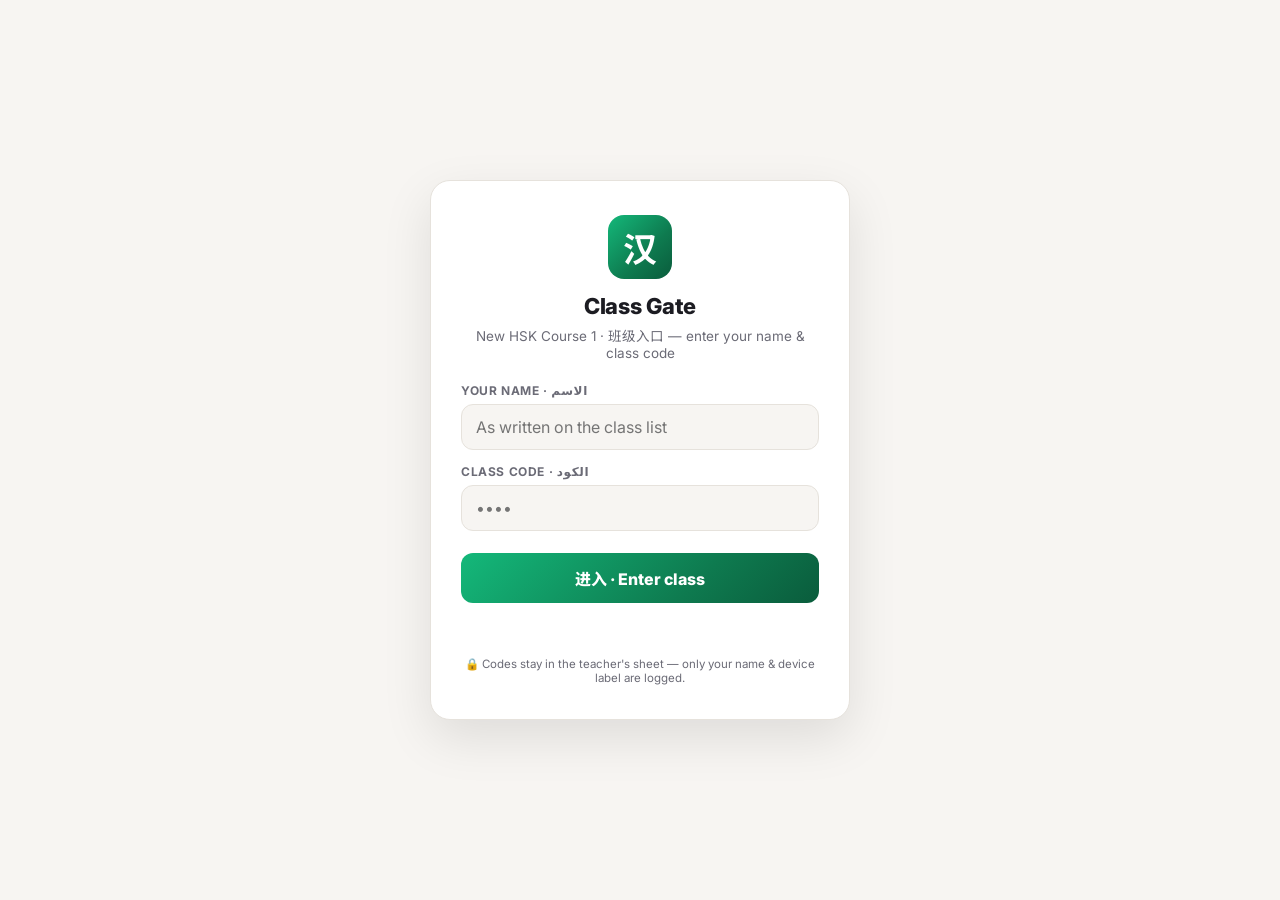
<file: index.html>
<!DOCTYPE html>
<html lang="en">
<head>
  <meta charset="UTF-8">
  <meta name="viewport" content="width=device-width, initial-scale=1">
  <meta name="color-scheme" content="light dark">
  <title>New HSK Course 1 · Interactive Lessons</title>
  <link rel="icon" href="data:image/svg+xml,%3Csvg xmlns='http://www.w3.org/2000/svg' viewBox='0 0 100 100'%3E%3Crect width='100' height='100' rx='22' fill='%230e7a4f'/%3E%3Ctext x='50' y='68' font-size='52' text-anchor='middle' fill='white' font-family='sans-serif' font-weight='bold'%3E汉%3C/text%3E%3C/svg%3E">
  <link rel="preconnect" href="https://fonts.googleapis.com">
  <link rel="preconnect" href="https://fonts.gstatic.com" crossorigin>
  <link href="https://fonts.googleapis.com/css2?family=Inter:wght@400;600;700;800;900&family=Noto+Sans+SC:wght@400;500;700;900&display=swap" rel="stylesheet">
  <link rel="stylesheet" href="css/style.css">
</head>
<body>

  <!-- Reading progress -->
  <div id="scrollProgress"></div>

  <!-- Floating background characters -->
  <div id="bgDeco" aria-hidden="true">
    <span style="--x:5%;  --y:8%;  --s:240px; --dur:27s">标</span>
    <span style="--x:82%; --y:10%; --s:280px; --dur:34s">准</span>
    <span style="--x:70%; --y:46%; --s:210px; --dur:30s">教</span>
    <span style="--x:9%;  --y:50%; --s:250px; --dur:37s">程</span>
    <span style="--x:86%; --y:76%; --s:230px; --dur:25s">汉</span>
    <span style="--x:24%; --y:82%; --s:260px; --dur:32s">语</span>
  </div>

  <!-- ===== Nav ===== -->
  <nav id="nav">
    <div class="nav-inner">
      <a class="brand" href="#hero">
        <div class="brand-seal">汉</div>
        <div class="brand-text">
          <b>New HSK Course 1</b>
          <span>Interactive digital edition</span>
        </div>
      </a>
      <div class="nav-links">
        <a href="#lessons">📚 Lessons</a>
        <a href="#howto">✨ How it works</a>
      </div>
      <div class="nav-controls">
        <button class="tgl on" id="pyToggle" aria-pressed="true" title="Show / hide pinyin"><span class="dot"></span>Pīnyīn</button>
        <button class="tgl" id="darkBtn" title="Dark / light mode">🌙</button>
      </div>
    </div>
  </nav>

  <main>
    <!-- ===== Hero ===== -->
    <header id="hero">
      <div class="hero-seal" aria-hidden="true"><div><span>一</span><small>HSK 1</small></div></div>
      <div class="hero-kicker">📕 汉语 · Interactive digital course</div>
      <h1 class="hero-title hz grad-text">新HSK教程 1</h1>
      <div class="hero-py py">New HSK Course 1 — digitized</div>
      <div class="hero-en">15 lessons · words with audio · grammar · dialogues · games &amp; quizzes</div>
      <div class="hero-stats" id="hubStats"></div>
      <div class="hero-ctas" id="hubCtas"></div>
    </header>

    <!-- ===== Lessons ===== -->
    <section id="lessons">
      <div class="sec-head reveal">
        <div class="sec-badge hz">课</div>
        <div>
          <h2>All Lessons · 课文目录</h2>
          <div class="sub">Open a ready lesson to study — locked ones are being built, one by one</div>
        </div>
      </div>
      <div class="lesson-grid" id="lessonGrid"></div>
    </section>

    <!-- ===== How it works ===== -->
    <section id="howto">
      <div class="sec-head reveal">
        <div class="sec-badge gold hz">法</div>
        <div>
          <h2>How each lesson works</h2>
          <div class="sub">The same template you know from Lesson 7 — for every lesson</div>
        </div>
      </div>
      <div class="howto-grid">
        <div class="card howto reveal" style="--d:0ms">
          <div class="howto-icon">📖</div>
          <h3>1 · Words 生词</h3>
          <p>Every new word as a card: character, pinyin, meaning and an example sentence — each with studio audio, stroke-order animation and a global speed control 🐢.</p>
        </div>
        <div class="card howto reveal" style="--d:80ms">
          <div class="howto-icon">📐</div>
          <h3>2 · Grammar 语言点</h3>
          <p>Each language point with its pattern, a short explanation, highlighted examples you can listen to, and the lesson's character &amp; pronunciation corners.</p>
        </div>
        <div class="card howto reveal" style="--d:160ms">
          <div class="howto-icon">💬</div>
          <h3>3 · Dialogues 课文</h3>
          <p>The lesson dialogues as chat bubbles — line by line or full playback, adjustable speed, a listening challenge mode with blurred text, and textbook questions.</p>
        </div>
        <div class="card howto reveal" style="--d:240ms">
          <div class="howto-icon">🎯</div>
          <h3>4 · Practice 练习</h3>
          <p>Flashcards with mastery tracking, the “which word disappeared?” memory drill, and a 10-question quiz — your progress is saved automatically.</p>
        </div>
      </div>
    </section>
  </main>

  <footer>
    <div class="hz">学汉语 · 每天进步</div>
    Digitized from <b>New HSK Course 1</b> (FLTRP · 外语教学与研究出版社) · Built as an interactive study companion
  </footer>

  <!-- Back to top -->
  <button id="toTop" title="Back to top">↑</button>
  <!-- Toast -->
  <div id="toast"></div>

  <script src="js/config.js"></script>
  <script src="js/sheets.js"></script>
  <script>window.HSK1 && HSK1.requireSession();</script>
  <script src="js/course.js"></script>
  <script src="js/hub.js"></script>
</body>
</html>
</file>
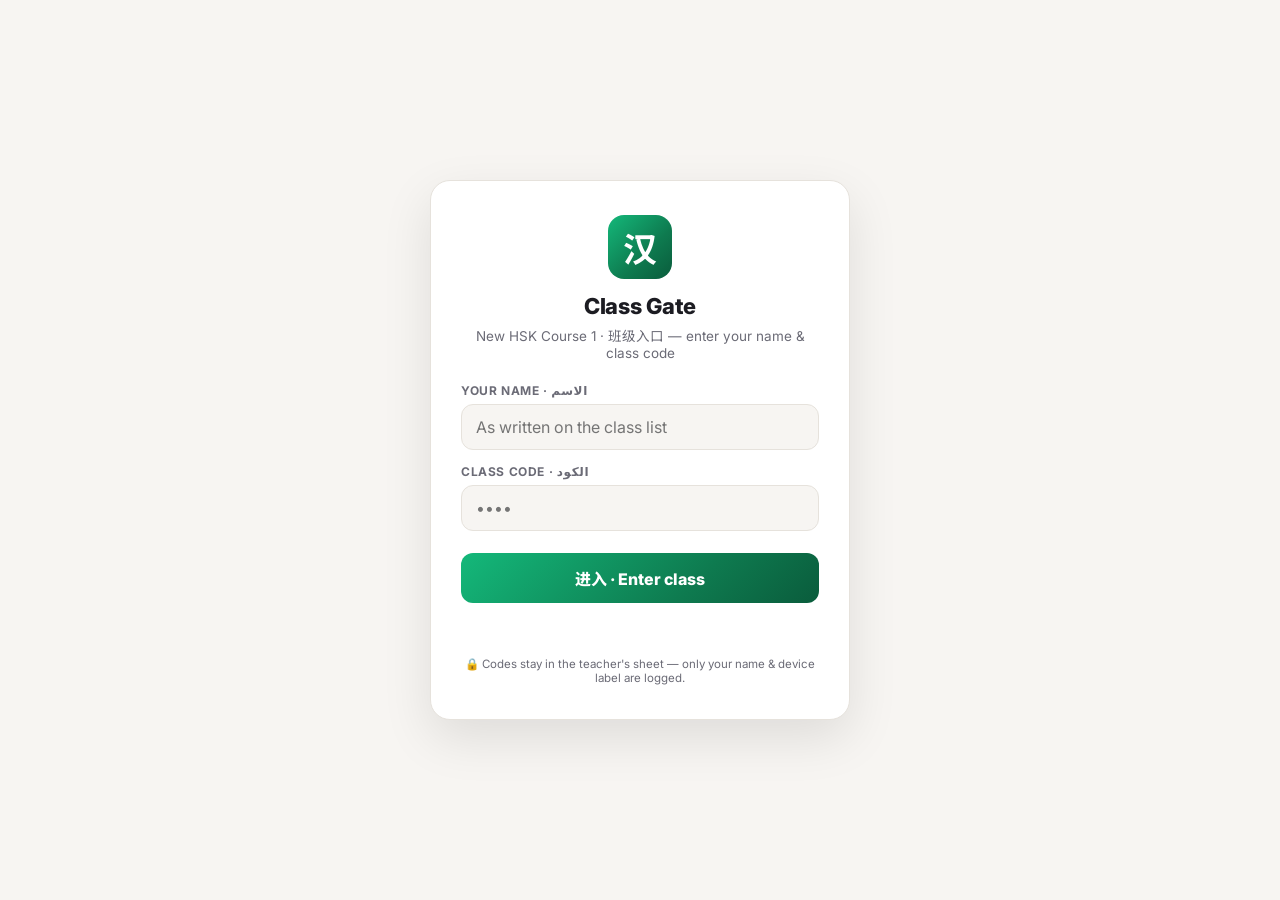
<file: gate.html>
<!DOCTYPE html>
<html lang="en">
<head>
  <meta charset="UTF-8">
  <meta name="viewport" content="width=device-width, initial-scale=1">
  <meta name="color-scheme" content="light dark">
  <title>Class Gate · New HSK Course 1</title>
  <link rel="icon" href="data:image/svg+xml,%3Csvg xmlns='http://www.w3.org/2000/svg' viewBox='0 0 100 100'%3E%3Crect width='100' height='100' rx='22' fill='%230e7a4f'/%3E%3Ctext x='50' y='68' font-size='52' text-anchor='middle' fill='white' font-family='sans-serif' font-weight='bold'%3E汉%3C/text%3C/svg%3E">
  <link rel="preconnect" href="https://fonts.googleapis.com">
  <link rel="preconnect" href="https://fonts.gstatic.com" crossorigin>
  <link href="https://fonts.googleapis.com/css2?family=Inter:wght@400;600;700;800&family=Noto+Sans+SC:wght@400;500;700&display=swap" rel="stylesheet">
  <style>
    :root{
      --brand:#0e7a4f; --brand-2:#14b87a; --ink:#1c1c22; --mut:#6b6b76; --bg:#f7f5f2; --card:#ffffff;
      --line:#e6e2dc; --ok:#1a9e5c; --warn:#c07a1d; --bad:#c0392b;
    }
    @media (prefers-color-scheme: dark){
      :root{ --brand:#3ddc97; --brand-2:#14b87a; --ink:#f0eee9; --mut:#9a9aa4; --bg:#141419; --card:#1d1d25; --line:#2c2c36; }
    }
    *{box-sizing:border-box; margin:0; padding:0}
    body{
      font-family:Inter,'Noto Sans SC',system-ui,sans-serif; background:var(--bg); color:var(--ink);
      min-height:100vh; display:flex; align-items:center; justify-content:center; padding:24px;
    }
    .card{
      width:100%; max-width:420px; background:var(--card); border:1px solid var(--line);
      border-radius:20px; padding:34px 30px; text-align:center;
      box-shadow:0 18px 50px rgba(0,0,0,.10);
    }
    .seal{
      width:64px; height:64px; margin:0 auto 14px; border-radius:16px; background:linear-gradient(135deg,var(--brand-2),var(--brand) 60%,#0a5c3c);
      color:#fff; font-size:34px; font-weight:700; display:flex; align-items:center; justify-content:center;
      font-family:'Noto Sans SC',sans-serif;
    }
    h1{font-size:22px; font-weight:800; letter-spacing:-.3px}
    .sub{color:var(--mut); font-size:13.5px; margin:6px 0 22px}
    .sub .hz{font-family:'Noto Sans SC',sans-serif}
    label{display:block; text-align:left; font-size:12px; font-weight:700; color:var(--mut);
      text-transform:uppercase; letter-spacing:.6px; margin:14px 0 6px}
    input{
      width:100%; padding:12px 14px; font-size:16px; border:1.5px solid var(--line); border-radius:12px;
      background:var(--bg); color:var(--ink); outline:none; transition:border-color .15s;
      font-family:inherit;
    }
    input:focus{border-color:var(--brand)}
    input[code]{letter-spacing:6px; font-weight:700; text-align:center}
    button{
      width:100%; margin-top:22px; padding:13px; border:0; border-radius:12px; cursor:pointer;
      background:linear-gradient(135deg,var(--brand-2),var(--brand) 65%,#0a5c3c); color:#fff; font-size:16px; font-weight:800; font-family:inherit;
      transition:transform .12s, opacity .12s;
    }
    button:hover{transform:translateY(-1px)}
    button:disabled{opacity:.55; cursor:wait; transform:none}
    .msg{min-height:22px; margin-top:14px; font-size:13.5px; font-weight:600}
    .msg.bad{color:var(--bad)} .msg.ok{color:var(--ok)}
    .msg .ar{display:block; direction:rtl; font-weight:500; margin-top:2px}
    .kick{
      display:none; background:rgba(192,57,43,.10); border:1px solid rgba(192,57,43,.35);
      color:var(--bad); border-radius:12px; padding:10px 12px; font-size:13.5px; margin-bottom:6px;
      direction:rtl; text-align:right;
    }
    .offline{
      display:none; background:rgba(26,158,92,.10); border:1px solid rgba(26,158,92,.35);
      color:var(--ok); border-radius:12px; padding:10px 12px; font-size:13.5px; margin-bottom:6px;
    }
    .cont{display:none; margin-top:14px; font-size:13.5px; color:var(--mut)}
    .cont a{color:var(--brand); font-weight:700; text-decoration:none}
    footer{margin-top:18px; font-size:11.5px; color:var(--mut)}
  </style>
</head>
<body>
  <div class="card">
    <div class="seal">汉</div>
    <h1>Class Gate</h1>
    <div class="sub">New HSK Course 1 · <span class="hz">班级入口</span> — enter your name &amp; class code</div>

    <div class="kick" id="kickBox"></div>
    <div class="offline" id="offlineBox">Offline copy — tracking disabled.<br>نسخة بلا اتصال — التتبع معطّل.</div>

    <form id="gateForm" autocomplete="off">
      <label for="nameIn">Your name · الاسم</label>
      <input id="nameIn" list="rosterList" placeholder="As written on the class list" required>
      <datalist id="rosterList"></datalist>

      <label for="codeIn">Class code · الكود</label>
      <input id="codeIn" inputmode="numeric" placeholder="••••" required>

      <button id="goBtn" type="submit">进入 · Enter class</button>
    </form>

    <div class="msg" id="msg"></div>
    <div class="cont" id="contBox"></div>
    <footer>🔒 Codes stay in the teacher's sheet — only your name &amp; device label are logged.</footer>
  </div>

  <script src="js/config.js"></script>
  <script src="js/sheets.js"></script>
  <script>
    (function () {
      'use strict';
      var $ = function (id) { return document.getElementById(id); };
      var params = new URLSearchParams(location.search);
      var next = params.get('next') || 'index.html';
      // never bounce back to the gate itself
      if (/gate\.html/.test(next)) next = 'index.html';

      /* kick / offline banners */
      if (params.get('kick')) {
        $('kickBox').style.display = 'block';
        $('kickBox').textContent = params.get('msg') || 'تم إنهاء جلستك.';
      }
      if (!window.HSK1 || !HSK1.enabled()) {
        $('offlineBox').style.display = 'block';
        $('goBtn').textContent = 'Continue without tracking';
      }

      /* existing session → quick continue */
      var s = window.HSK1 && HSK1.session();
      if (s) {
        $('contBox').style.display = 'block';
        $('contBox').innerHTML = 'Still signed in as <b>' + s.student + '</b> — <a id="contLink" href="' + next + '">continue →</a> · <a id="outLink" href="#">switch</a>';
        $('outLink').addEventListener('click', function (e) {
          e.preventDefault(); HSK1.logout(); location.reload();
        });
      }

      /* roster autocomplete (names only) */
      if (HSK1.enabled()) {
        HSK1.get({ action: 'roster' }).then(function (res) {
          if (res && res.ok && res.students) {
            var dl = $('rosterList');
            res.students.forEach(function (st) {
              var o = document.createElement('option'); o.value = st.name; dl.appendChild(o);
            });
          }
        }).catch(function () {});
      }

      var ERR = {
        empty_name:      ['Enter your name.', 'اكتب اسمك.'],
        unknown_student: ['Name not on the class list.', 'الاسم غير موجود في قائمة الصف.'],
        bad_code:        ['Wrong code — check with your teacher.', 'كود خاطئ — راجع معلمك.'],
        inactive:        ['This account is paused by the teacher.', 'هذا الحساب موقوف مؤقتاً من المعلم.'],
        no_code_set:     ['No code configured for this name.', 'لم يُضبط كود لهذا الاسم.'],
        offline:         ['Tracking service unreachable.', 'تعذر الوصول لخدمة التتبع.']
      };

      $('gateForm').addEventListener('submit', function (e) {
        e.preventDefault();
        var name = $('nameIn').value.trim();
        var code = $('codeIn').value.trim();
        var msg = $('msg');
        msg.className = 'msg'; msg.textContent = '';

        if (!HSK1.enabled()) {           // offline bundle: open door, no tracking
          HSK1.setSession({ student: name, at: Date.now(), checkedAt: Date.now(), deviceId: 'offline' });
          location.replace(next);
          return;
        }

        var btn = $('goBtn');
        btn.disabled = true; btn.textContent = 'Checking…';
        HSK1.login(name, code).then(function (res) {
          btn.disabled = false; btn.textContent = '进入 · Enter class';
          if (res && res.ok) {
            msg.className = 'msg ok';
            msg.innerHTML = 'Welcome, ' + res.student + ' … <span class="ar">أهلاً بك — جارٍ الدخول</span>';
            setTimeout(function () { location.replace(next); }, 350);
          } else {
            var t = ERR[(res && res.error) || 'offline'] || ['Login failed.', 'تعذر الدخول.'];
            msg.className = 'msg bad';
            msg.innerHTML = t[0] + ' <span class="ar">' + t[1] + '</span>';
          }
        }).catch(function () {
          btn.disabled = false; btn.textContent = '进入 · Enter class';
          msg.className = 'msg bad';
          msg.innerHTML = ERR.offline[0] + ' <span class="ar">' + ERR.offline[1] + '</span>';
        });
      });
    })();
  </script>
</body>
</html>
</file>
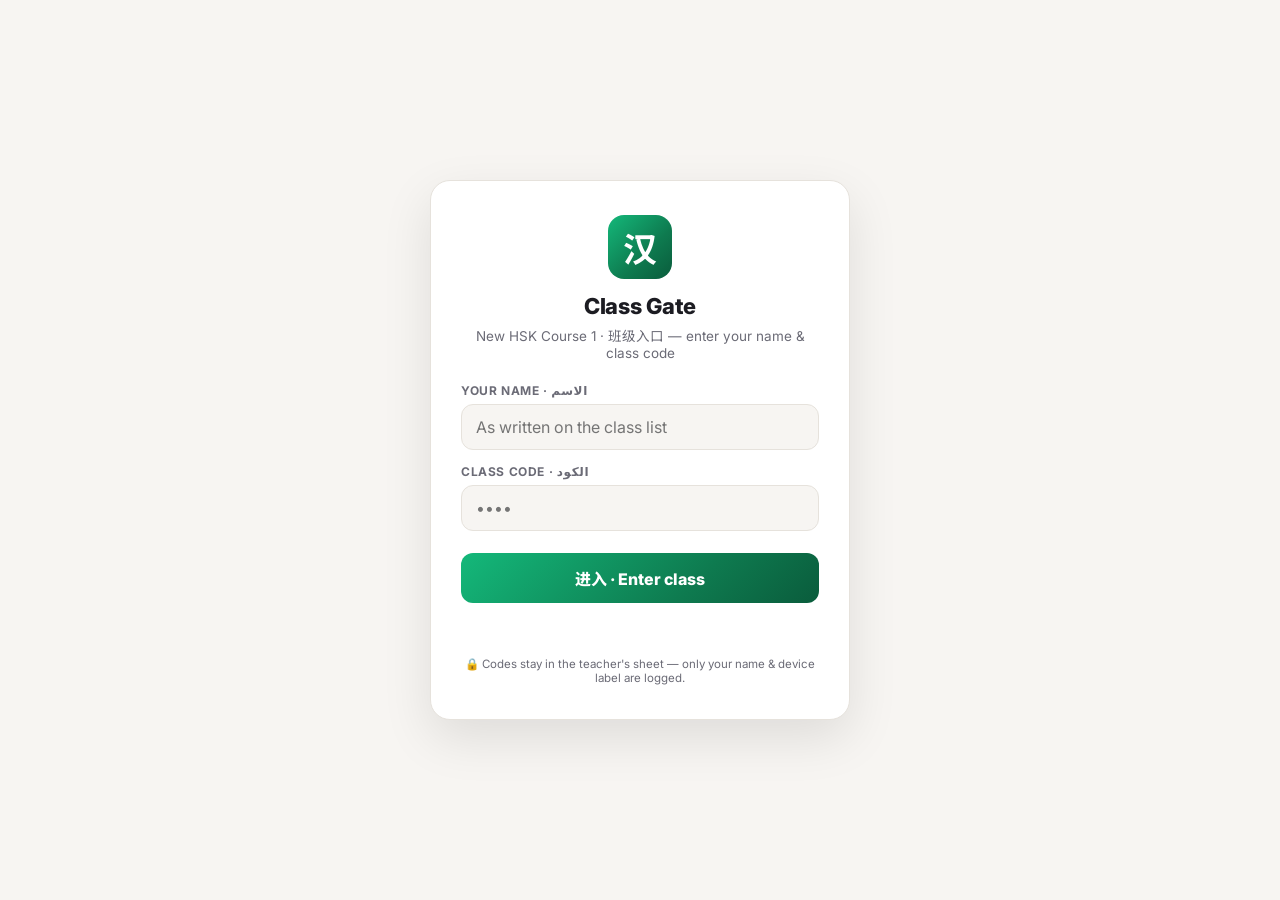
<file: lesson.html>
<!DOCTYPE html>
<html lang="en">
<head>
  <meta charset="UTF-8">
  <meta name="viewport" content="width=device-width, initial-scale=1">
  <meta name="color-scheme" content="light dark">
  <title>New HSK Course 1 · Lesson</title>
  <link rel="icon" href="data:image/svg+xml,%3Csvg xmlns='http://www.w3.org/2000/svg' viewBox='0 0 100 100'%3E%3Crect width='100' height='100' rx='22' fill='%230e7a4f'/%3E%3Ctext x='50' y='68' font-size='52' text-anchor='middle' fill='white' font-family='sans-serif' font-weight='bold'%3E汉%3C/text%3E%3C/svg%3E">
  <link rel="preconnect" href="https://fonts.googleapis.com">
  <link rel="preconnect" href="https://fonts.gstatic.com" crossorigin>
  <link href="https://fonts.googleapis.com/css2?family=Inter:wght@400;600;700;800;900&family=Noto+Sans+SC:wght@400;500;700;900&display=swap" rel="stylesheet">
  <link rel="stylesheet" href="css/style.css">
</head>
<body>

  <!-- Reading progress -->
  <div id="scrollProgress"></div>

  <!-- Floating background characters -->
  <div id="bgDeco" aria-hidden="true">
    <span style="--x:4%;  --y:10%; --s:230px; --dur:26s">汉</span>
    <span style="--x:84%; --y:6%;  --s:290px; --dur:33s">语</span>
    <span style="--x:72%; --y:42%; --s:200px; --dur:29s">学</span>
    <span style="--x:8%;  --y:52%; --s:250px; --dur:36s">习</span>
    <span style="--x:88%; --y:74%; --s:220px; --dur:24s">你</span>
    <span style="--x:22%; --y:84%; --s:260px; --dur:31s">好</span>
    <span style="--x:52%; --y:22%; --s:180px; --dur:28s">中</span>
  </div>

  <!-- ===== Nav ===== -->
  <nav id="nav">
    <div class="nav-inner">
      <a class="brand" href="#hero">
        <div class="brand-seal">汉</div>
        <div class="brand-text" id="navBrandText">
          <b>New HSK Course 1</b>
          <span>Loading lesson…</span>
        </div>
      </a>
      <div class="nav-links">
        <a href="#words">📖 Words</a>
        <a href="#grammar">📐 Grammar</a>
        <a href="#dialogue">💬 Dialogue</a>
        <a href="#practice">🎯 Practice</a>
      </div>
      <div class="nav-controls">
        <a class="tgl" href="index.html" title="All lessons" style="text-decoration:none">🏠</a>
        <div class="speed-ctl" id="speedCtl" title="Playback speed for ALL audio">
          <span class="sp-label">🐢</span>
          <button data-speed="0.5">0.5×</button>
          <button data-speed="0.75">0.75×</button>
          <button data-speed="1" class="on">1×</button>
          <button data-speed="1.25">1.25×</button>
        </div>
        <button class="tgl on" id="pyToggle" aria-pressed="true" title="Show / hide pinyin everywhere"><span class="dot"></span>Pīnyīn</button>
        <button class="tgl on" id="enToggle" aria-pressed="true" title="Show / hide English everywhere"><span class="dot"></span>English</button>
        <button class="tgl" id="darkBtn" title="Dark / light mode">🌙</button>
      </div>
    </div>
  </nav>

  <main>
    <!-- Lesson-not-built notice (shown by loader.js if data file is missing) -->
    <div class="load-error card" id="loadError" style="display:none">
      <h2>🔒 <span id="loadErrorMsg">This lesson is not built yet.</span></h2>
      <p>The data file for this lesson doesn't exist yet — it's coming soon. Pick a ready lesson from the course hub.</p>
      <a class="btn btn-primary" href="index.html">← Back to all lessons</a>
    </div>

    <!-- ===== Hero ===== -->
    <header id="hero"></header>

    <!-- ===== Words ===== -->
    <section id="words">
      <div class="sec-head reveal">
        <div class="sec-badge hz">词</div>
        <div>
          <h2>New Words · 生词</h2>
          <div class="sub"><span id="wordsSectionCount"></span> new words — tap ▶ to hear each word and its example sentence</div>
        </div>
      </div>
      <div class="toolbar" id="wordsToolbar">
        <button class="pill active" data-filter="all">All words</button>
        <button class="pill" data-filter="key">⭐ Key words</button>
        <span class="spacer"></span>
        <span class="count-note" id="wordCount"></span>
        <button class="btn btn-ghost btn-sm" id="playAllBtn">▶ Play all words</button>
      </div>
      <div class="word-grid" id="wordGrid"></div>
    </section>

    <!-- ===== Grammar ===== -->
    <section id="grammar">
      <div class="sec-head reveal">
        <div class="sec-badge hz">文</div>
        <div>
          <h2>Grammar · 语言点</h2>
          <div class="sub">Language points, short and clear — with examples from the lesson</div>
        </div>
      </div>
      <div class="grammar-list" id="grammarList"></div>
      <div class="bonus-grid" id="bonusGrid"></div>
    </section>

    <!-- ===== Dialogue ===== -->
    <section id="dialogue">
      <div class="sec-head reveal">
        <div class="sec-badge hz">话</div>
        <div>
          <h2>Dialogues · 课文</h2>
          <div class="sub">Play line by line or the full dialogue · adjust the speed in the top bar · try listening mode</div>
        </div>
      </div>
      <div class="dlg-tabs" id="dlgTabs"></div>
      <div class="dlg-panel card reveal" id="dlgPanel"></div>
    </section>

    <!-- ===== Practice ===== -->
    <section id="practice">
      <div class="sec-head reveal">
        <div class="sec-badge hz">练</div>
        <div>
          <h2>Practice · 练习</h2>
          <div class="sub">Flashcards, the memory drill from the classroom slides, and a full quiz</div>
        </div>
      </div>
      <div class="stats-strip" id="statsStrip"></div>
      <div class="practice-tabs" id="practiceTabs"></div>
      <div class="practice-panel card reveal" id="practiceBody"></div>
    </section>

    <!-- Prev / Next lesson -->
    <nav class="lnav" id="lessonNav" aria-label="Lesson navigation"></nav>
  </main>

  <footer>
    <div class="hz">加油！</div>
    Digitized from <b>New HSK Course 1</b> · Studio audio with browser-speech fallback · Progress saved in your browser
  </footer>

  <!-- Back to top -->
  <button id="toTop" title="Back to top">↑</button>
  <!-- Stroke-order modal -->
  <div class="modal hidden" id="strokeModal"></div>
  <!-- Toast -->
  <div id="toast"></div>

  <script src="js/config.js"></script>
  <script src="js/sheets.js"></script>
  <script>window.HSK1 && HSK1.requireSession();</script>
  <script src="js/loader.js"></script>
  <script>
    /* ============================================================
       study-activity telemetry (v2 rebuild · HSK 1 accuracy upgrade)
       ------------------------------------------------------------
       Counts VISIBLE study time only: a lesson left open in a hidden
       tab no longer inflates the minutes. Seconds are accumulated and
       reported in one lesson_time event as soon as 60 s of real study
       time is banked (backend sums Log!Seconds per student per lesson).
       ============================================================ */
    if (window.HSK1 && HSK1.enabled()) {
      var LID = window.__LESSON_ID__ || '';
      HSK1.log('lesson_open', 'lesson ' + LID);

      var banked = 0;                 /* visible seconds not yet reported */
      var last = Date.now();
      var TICK = 15000;               /* accounting tick */
      var REPORT_AT = 60;             /* report once this much is banked */

      function bank() {
        var now = Date.now();
        if (!document.hidden) banked += (now - last) / 1000;
        last = now;
      }
      function masteryPulse() {
        if (!(window.LESSON && window.LESSON.words)) return;
        try {
          var mj = JSON.parse(localStorage.getItem('hsk1-l' + LID + ':mastered') || '{}');
          var mc = 0; for (var k in mj) if (mj[k]) mc++;
          HSK1.log('mastery', '', { score: mc, total: window.LESSON.words.length });
        } catch (e) {}
      }
      function report(force) {
        bank();
        if (banked >= REPORT_AT || (force && banked >= 5)) {
          HSK1.log('lesson_time', '', { seconds: Math.round(banked) });
          banked = 0;
          masteryPulse();
        }
      }
      setInterval(function () { report(false); }, TICK);

      document.addEventListener('visibilitychange', function () {
        if (document.hidden) { report(true); HSK1.flush(); }  /* bank + push before we lose the tab */
        else { last = Date.now(); }                           /* hidden time is not counted */
      });
      window.addEventListener('pagehide', function () { report(true); HSK1.flush(); });
    }
  </script>
</body>
</html>
</file>
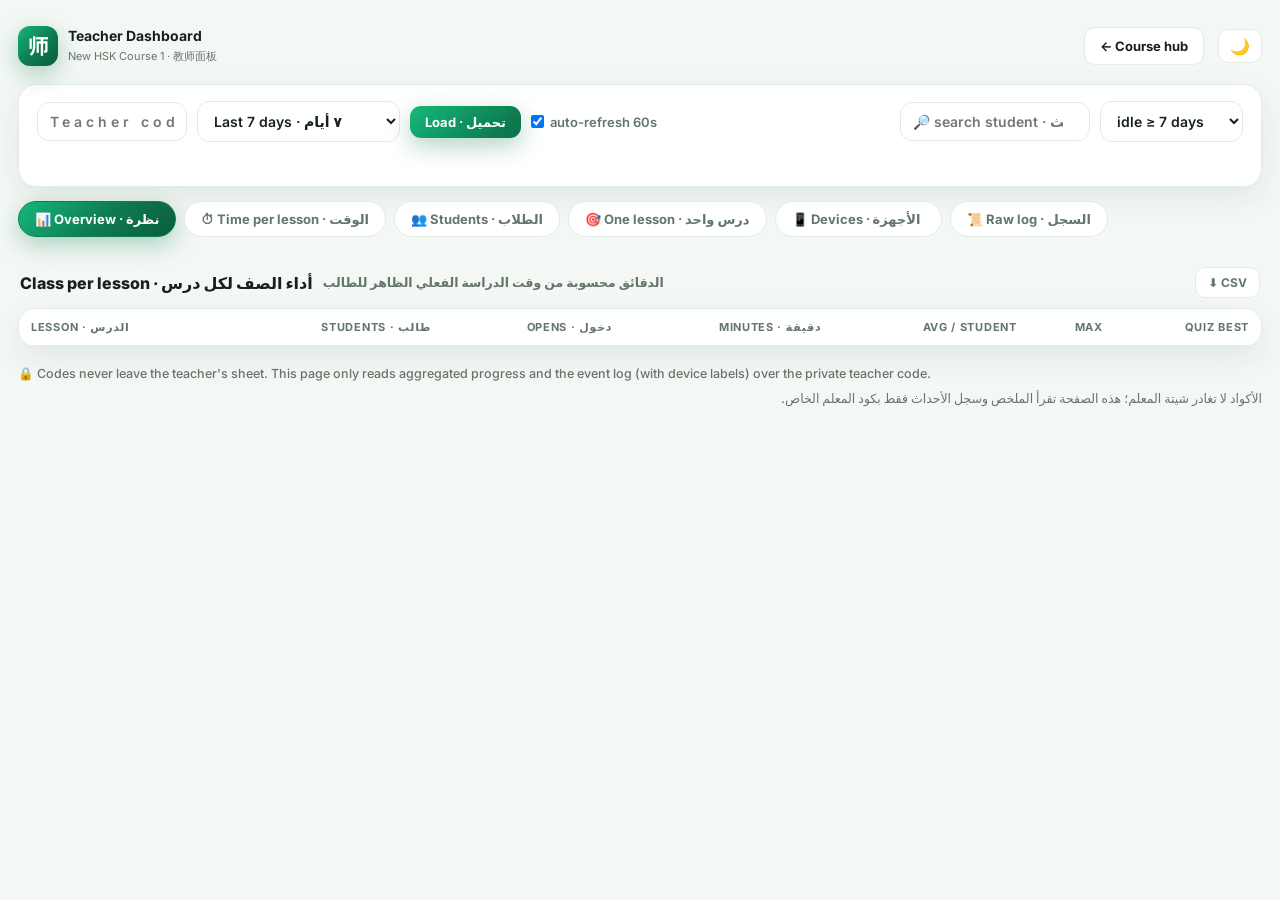
<file: teacher.html>
<!DOCTYPE html>
<html lang="en">
<head>
  <meta charset="UTF-8">
  <meta name="viewport" content="width=device-width, initial-scale=1">
  <meta name="color-scheme" content="light dark">
  <title>Teacher Dashboard · New HSK Course 1</title>
  <link rel="icon" href="data:image/svg+xml,%3Csvg xmlns='http://www.w3.org/2000/svg' viewBox='0 0 100 100'%3E%3Crect width='100' height='100' rx='22' fill='%230e7a4f'/%3E%3Ctext x='50' y='68' font-size='52' text-anchor='middle' fill='white' font-family='sans-serif' font-weight='bold'%3E师%3C/text%3C/svg%3E">
  <link rel="preconnect" href="https://fonts.googleapis.com">
  <link rel="preconnect" href="https://fonts.gstatic.com" crossorigin>
  <link href="https://fonts.googleapis.com/css2?family=Inter:wght@400;600;700;800;900&family=Noto+Sans+SC:wght@400;500;700;900&display=swap" rel="stylesheet">
  <link rel="stylesheet" href="css/style.css">
  <style>
    :root{ --heat: 14,122,79; }
    body.dark{ --heat: 61,220,151; }

    .wrap{max-width:1280px;margin:0 auto;padding:26px 18px 70px}
    .topbar{display:flex;align-items:center;gap:14px;flex-wrap:wrap;margin-bottom:18px}
    .topbar .grow{flex:1}
    .ctrl{display:flex;gap:10px;flex-wrap:wrap;align-items:center}
    .ctrl input,.ctrl select{
      padding:10px 12px;border:1.5px solid var(--line);border-radius:12px;background:var(--card);
      color:var(--ink);font:600 14px var(--ui);outline:none}
    .ctrl input:focus,.ctrl select:focus{border-color:var(--acc)}
    .ctrl input[type=password]{letter-spacing:4px;width:150px}
    .ctrl input[type=search]{width:190px}
    label.ck{display:flex;gap:6px;align-items:center;font:600 13px var(--ui);color:var(--muted);cursor:pointer}

    /* ---- tabs ---- */
    .views{display:flex;gap:8px;margin:14px 0 14px;flex-wrap:wrap}
    .views .pill{padding:9px 16px;border-radius:999px;border:1.5px solid var(--line);background:var(--card);
      color:var(--muted);font:700 13px var(--ui);cursor:pointer;transition:.18s}
    .views .pill:hover{border-color:var(--acc);color:var(--acc)}
    .views .pill.on{border-color:var(--acc);color:#fff;background:var(--grad-acc);box-shadow:var(--glow-acc)}
    .views .pill .cnt{opacity:.75;font-weight:800;margin-left:5px}

    /* ---- KPI cards ---- */
    .kpis{display:grid;grid-template-columns:repeat(auto-fit,minmax(178px,1fr));gap:12px;margin-bottom:16px}
    .kpi{background:var(--card);border:1px solid var(--line);border-radius:16px;padding:14px 16px;
      box-shadow:var(--shadow);position:relative;overflow:hidden}
    .kpi::after{content:"";position:absolute;inset:0 auto 0 0;width:4px;background:var(--grad-acc)}
    .kpi b{display:block;font:800 26px var(--ui);color:var(--ink);line-height:1.1}
    .kpi span{display:block;font:700 11px var(--ui);letter-spacing:.7px;text-transform:uppercase;color:var(--muted);margin-bottom:6px}
    .kpi small{display:block;font:600 11.5px/1.5 var(--ui);color:var(--muted);margin-top:5px}
    .kpi.warn::after{background:linear-gradient(180deg,#f0b95a,#c07a1d)}
    .kpi.alert::after{background:linear-gradient(180deg,#ff8f85,#dc2626)}

    /* ---- tables ---- */
    .tblcard{overflow:auto;max-height:70vh;border-radius:var(--radius);border:1px solid var(--line);
      background:var(--card);box-shadow:var(--shadow)}
    table{width:100%;border-collapse:collapse;font:600 13.5px var(--ui);min-width:900px}
    th{padding:11px 12px;text-align:left;font-size:11px;letter-spacing:.7px;text-transform:uppercase;
      color:var(--muted);border-bottom:1.5px solid var(--line);white-space:nowrap;
      position:sticky;top:0;background:var(--card);z-index:3}
    th.srt{cursor:pointer;user-select:none}
    th.srt:hover{color:var(--acc)}
    th .arw{opacity:.85;font-size:9px}
    td{padding:10px 12px;border-bottom:1px solid var(--line);white-space:nowrap;color:var(--ink)}
    tbody tr:last-child td{border-bottom:0}
    tfoot td{padding:10px 12px;font:800 12.5px var(--ui);color:var(--ink);background:var(--card2);
      border-top:1.5px solid var(--line);position:sticky;bottom:0;z-index:2}
    tr.flag td{background:rgba(220,38,38,.08)}
    body.dark tr.flag td{background:rgba(255,111,97,.15)}
    tr.idle td{background:rgba(240,185,90,.10)}
    td .flagtag{color:var(--bad);font-weight:800}
    td .idletag{color:#b0791c;font-weight:800}
    body.dark td .idletag{color:#f0b95a}
    .dev{cursor:help;border-bottom:1.5px dotted var(--muted);font-weight:800}
    .dev.multi{color:var(--acc)}
    .hz{font-family:var(--han)}
    .num{font-variant-numeric:tabular-nums;text-align:right}
    td.num,th.num{text-align:right}
    .zero{color:var(--muted);opacity:.55}

    /* heat cells of the time matrix */
    td.heat{font-weight:800;text-align:right;font-variant-numeric:tabular-nums}
    .bar{height:6px;border-radius:4px;background:rgba(var(--heat),.85);display:block;margin-top:4px}

    tr.main{cursor:pointer}
    tr.main:hover td{background:rgba(var(--heat),.07)}
    tr.drow td{background:var(--card2);padding:8px 16px 14px}
    table.mini{min-width:640px;font:600 12.5px var(--ui)}
    table.mini th{font-size:10px;padding:7px 10px;position:static}
    table.mini td{padding:7px 10px}

    .tip{position:fixed;z-index:60;max-width:340px;background:var(--ink);color:var(--bg);
      border-radius:12px;padding:10px 12px;font:600 12px/1.55 var(--ui);box-shadow:var(--shadow-lg);
      pointer-events:none;white-space:normal}
    body.dark .tip{background:#eef5f0;color:#10211a}
    .tip b{display:block;margin-bottom:3px}

    .spy{display:none;margin:14px 0;padding:14px 16px;border-radius:16px;
      background:var(--bad-soft);border:1.5px solid var(--bad-line);color:var(--bad);
      font:700 14.5px var(--ui)}
    .spy .ar{direction:rtl;display:block;font-weight:600;margin-top:4px}
    .idlebox{display:none;margin:0 0 14px;padding:13px 16px;border-radius:16px;
      background:var(--gold-soft);border:1.5px solid rgba(201,146,43,.4);color:#8a6516;
      font:700 14px var(--ui)}
    body.dark .idlebox{color:#f0d9a5}
    .idlebox .ar{direction:rtl;display:block;font-weight:600;margin-top:4px}

    .note{margin-top:16px;color:var(--muted);font:500 12.5px/1.7 var(--ui)}
    .note .ar{direction:rtl;display:block;margin-top:4px}
    .err{color:var(--bad);font:700 13.5px var(--ui);min-height:20px;margin-top:8px}
    .gen{color:var(--muted);font:600 12px var(--ui);margin:8px 2px}
    .hint{color:var(--muted);font:600 11.5px var(--ui);margin:2px 2px 8px}
    .sechead{display:flex;align-items:center;gap:10px;flex-wrap:wrap;margin:2px 2px 10px}
    .sechead h2{font:800 16px var(--ui);color:var(--ink)}
    .sechead .ar{direction:rtl;color:var(--muted);font:600 12.5px var(--ui)}
    .sechead .grow{flex:1}
    .btn-xs{padding:7px 12px;border-radius:10px;border:1.5px solid var(--line);background:var(--card);
      color:var(--muted);font:700 12px var(--ui);cursor:pointer}
    .btn-xs:hover{border-color:var(--acc);color:var(--acc)}
    .empty{padding:26px;text-align:center;color:var(--muted);font:600 13px var(--ui)}
    .lgnd{display:flex;gap:8px;align-items:center;font:600 11.5px var(--ui);color:var(--muted)}
    .lgnd i{width:26px;height:9px;border-radius:5px;display:inline-block}
  </style>
</head>
<body>
  <div class="wrap">
    <div class="topbar">
      <div class="brand">
        <div class="brand-seal">师</div>
        <div class="brand-text">
          <b>Teacher Dashboard</b>
          <span>New HSK Course 1 · 教师面板</span>
        </div>
      </div>
      <div class="grow"></div>
      <a class="btn btn-ghost btn-sm" href="index.html">← Course hub</a>
      <button class="btn btn-ghost btn-sm" id="darkBtn" title="Dark / light mode">🌙</button>
    </div>

    <div class="card" style="padding:16px 18px">
      <div class="ctrl">
        <input type="password" id="tCode" placeholder="Teacher code" autocomplete="off">
        <select id="days">
          <option value="0">All time · كل الوقت</option>
          <option value="1">Today · اليوم</option>
          <option value="7" selected>Last 7 days · ٧ أيام</option>
          <option value="30">Last 30 days · ٣٠ يوماً</option>
        </select>
        <button class="btn btn-primary btn-sm" id="loadBtn">Load · تحميل</button>
        <label class="ck"><input type="checkbox" id="autoRf" checked> auto-refresh 60s</label>
        <div class="grow" style="flex:1"></div>
        <input type="search" id="q" placeholder="🔎 search student · ابحث">
        <select id="idleDays" title="Inactive threshold">
          <option value="3">idle ≥ 3 days</option>
          <option value="7" selected>idle ≥ 7 days</option>
          <option value="14">idle ≥ 14 days</option>
          <option value="30">idle ≥ 30 days</option>
        </select>
      </div>
      <div class="err" id="err"></div>
    </div>

    <div class="views" id="views">
      <button class="pill on" data-v="ov">📊 Overview · نظرة</button>
      <button class="pill" data-v="time">⏱ Time per lesson · الوقت</button>
      <button class="pill" data-v="stu">👥 Students · الطلاب</button>
      <button class="pill" data-v="les">🎯 One lesson · درس واحد</button>
      <button class="pill" data-v="dev">📱 Devices · الأجهزة<span class="cnt" id="devCnt"></span></button>
      <button class="pill" data-v="log">📜 Raw log · السجل</button>
    </div>

    <div class="spy" id="spyCard"></div>
    <div class="idlebox" id="idleCard"></div>
    <div class="gen" id="genLine"></div>

    <!-- ══════════ 1 · OVERVIEW ══════════ -->
    <div id="v-ov">
      <div class="kpis" id="kpis"></div>
      <div class="sechead">
        <h2>Class per lesson · أداء الصف لكل درس</h2>
        <span class="ar">الدقائق محسوبة من وقت الدراسة الفعلي الظاهر للطالب</span>
        <div class="grow"></div>
        <button class="btn-xs" id="csvTot">⬇ CSV</button>
      </div>
      <div class="tblcard">
        <table style="min-width:760px">
          <thead><tr>
            <th>Lesson · الدرس</th><th class="num">Students · طالب</th><th class="num">Opens · دخول</th>
            <th class="num">Minutes · دقيقة</th><th class="num">Avg / student</th><th class="num">Max</th>
            <th class="num">Quiz best</th>
          </tr></thead>
          <tbody id="totBody"></tbody>
        </table>
      </div>
    </div>

    <!-- ══════════ 2 · TIME MATRIX ══════════ -->
    <div id="v-time" style="display:none">
      <div class="sechead">
        <h2>Study time matrix · مصفوفة وقت الدراسة</h2>
        <span class="ar">طالب × درس — الخلايا بالدقائق، واللون يدل على الكثافة</span>
        <div class="grow"></div>
        <div class="lgnd"><i style="background:rgba(var(--heat),.15)"></i> أقل
          <i style="background:rgba(var(--heat),.45)"></i>
          <i style="background:rgba(var(--heat),.85)"></i> أكثر</div>
        <button class="btn-xs" id="csvTime">⬇ CSV</button>
      </div>
      <div class="hint">💡 click any cell to jump to that student × lesson detail · اضغط على خلية لتفاصيلها</div>
      <div class="tblcard"><table id="mtx"><thead id="mtxHead"></thead><tbody id="mtxBody"></tbody><tfoot id="mxFoot"></tfoot></table></div>
    </div>

    <!-- ══════════ 3 · STUDENTS ══════════ -->
    <div id="v-stu" style="display:none">
      <div class="sechead">
        <h2>Students · الطلاب</h2>
        <span class="ar">اضغط رأس العمود للترتيب · واضغط صف الطالب لتفاصيل دروسه</span>
        <div class="grow"></div>
        <button class="btn-xs" id="csvStu">⬇ CSV</button>
      </div>
      <div class="tblcard">
        <table id="dashTbl">
          <thead id="dashHead"></thead>
          <tbody id="dashBody"></tbody>
        </table>
      </div>
    </div>

    <!-- ══════════ 4 · ONE LESSON ══════════ -->
    <div id="v-les" style="display:none">
      <div class="sechead">
        <h2>Lesson drill-down · درس واحد</h2>
        <select id="lesSel" style="padding:9px 12px;border:1.5px solid var(--line);border-radius:12px;background:var(--card);color:var(--ink);font:700 13px var(--ui)"></select>
        <span class="ar" id="lesSub"></span>
        <div class="grow"></div>
        <button class="btn-xs" id="csvLes">⬇ CSV</button>
      </div>
      <div class="kpis" id="lesKpis"></div>
      <div class="tblcard">
        <table style="min-width:820px">
          <thead><tr>
            <th>Student · الطالب</th><th class="num">Minutes · دقيقة</th><th class="num">Opens</th>
            <th class="num">Quiz best</th><th class="num">Drill</th><th class="num">Mastered · أتقن</th>
            <th>Last seen · آخر ظهور</th>
          </tr></thead>
          <tbody id="lesBody"></tbody>
        </table>
      </div>
      <div class="sechead" style="margin-top:18px"><h2>Never opened this lesson · لم يفتحوا هذا الدرس</h2></div>
      <div class="tblcard"><div id="lesNone" class="empty">—</div></div>
    </div>

    <!-- ══════════ 5 · DEVICES ══════════ -->
    <div id="v-dev" style="display:none">
      <div class="sechead">
        <h2>Devices &amp; sharing flags · الأجهزة وأعلام المشاركة</h2>
        <span class="ar">جهازان باسم واحد خلال نافذة ساعتين = «same-time use!»</span>
        <div class="grow"></div>
        <button class="btn-xs" id="csvDev">⬇ CSV</button>
      </div>
      <div class="tblcard">
        <table style="min-width:840px">
          <thead><tr>
            <th>Student · الطالب</th><th>Device · الجهاز</th><th>First · أول مرة</th>
            <th>Last · آخر مرة</th><th class="num">Logins</th><th>⚠</th>
          </tr></thead>
          <tbody id="devBody"></tbody>
        </table>
      </div>
    </div>

    <!-- ══════════ 6 · RAW LOG ══════════ -->
    <div id="v-log" style="display:none">
      <div class="sechead">
        <h2>Raw log · السجل الخام</h2>
        <span class="ar">آخر 200 حدث · الأحدث أولاً</span>
        <div class="grow"></div>
        <button class="btn-xs" id="csvLog">⬇ CSV</button>
      </div>
      <div class="tblcard">
        <table id="logTbl">
          <thead><tr>
            <th>Time</th><th>Event</th><th>Student</th><th>L</th><th>Detail</th>
            <th class="num">Score</th><th class="num">Sec</th><th>Device</th><th>DevLabel</th>
          </tr></thead>
          <tbody id="logBody"></tbody>
        </table>
      </div>
    </div>

    <div class="note">
      🔒 Codes never leave the teacher's sheet. This page only reads aggregated progress and the
      event log (with device labels) over the private teacher code.
      <span class="ar">الأكواد لا تغادر شيتة المعلم؛ هذه الصفحة تقرأ الملخص وسجل الأحداث فقط بكود المعلم الخاص.</span>
    </div>
  </div>

  <div class="tip" id="tip" style="display:none"></div>

  <script src="js/config.js"></script>
  <script src="js/sheets.js"></script>
  <script src="js/course.js"></script>
  <script>
    (function () {
      'use strict';
      var $ = function (s) { return document.querySelector(s); };
      var $$ = function (s) { return Array.prototype.slice.call(document.querySelectorAll(s)); };

      /* ══════════ dark mode (shared course setting) ══════════ */
      var SETT = 'hsk1:settings';
      function readJSON(k, d) { try { var v = localStorage.getItem(k); return v == null ? d : JSON.parse(v); } catch (e) { return d; } }
      function writeJSON(k, v) { try { localStorage.setItem(k, JSON.stringify(v)); } catch (e) {} }
      var dark = readJSON(SETT, {}).dark;
      if (dark == null) dark = window.matchMedia && matchMedia('(prefers-color-scheme: dark)').matches;
      function applyDark() {
        document.body.classList.toggle('dark', !!dark);
        $('#darkBtn').textContent = dark ? '☀️' : '🌙';
      }
      applyDark();
      $('#darkBtn').addEventListener('click', function () {
        dark = !dark;
        writeJSON(SETT, Object.assign(readJSON(SETT, {}), { dark: dark }));
        applyDark();
      });

      if (!window.HSK1 || !HSK1.enabled()) {
        $('#err').textContent = 'No Google Sheets bridge configured (js/config.js → sheetsUrl is empty).';
      }

      /* ══════════ state ══════════ */
      var view = 'ov';
      var DATA = null;            // last /progress payload
      var LOG = null;             // last /tail payload
      var sortKey = 'lastSeenMs', sortDir = -1;
      var query = '';
      var curLesson = 1;

      $('#tCode').value = localStorage.getItem('hsk1:teacherCode') || '';
      $('#tCode').addEventListener('change', function () {
        localStorage.setItem('hsk1:teacherCode', $('#tCode').value.trim());
      });
      function code() { return $('#tCode').value.trim(); }
      function days() { return $('#days').value; }
      function idleDays() { return parseInt($('#idleDays').value, 10) || 7; }

      function fail(res) {
        $('#err').textContent = (res && res.error === 'bad_teacher_code')
          ? 'Wrong teacher code · كود المعلم خاطئ'
          : ('Failed: ' + ((res && res.error) || 'network'));
      }

      /* ══════════ helpers ══════════ */
      function esc(s) {
        return String(s == null ? '' : s).replace(/[&<>"]/g, function (c) {
          return { '&': '&amp;', '<': '&lt;', '>': '&gt;', '"': '&quot;' }[c];
        });
      }
      function fmtMs(ms) {
        if (!ms) return '—';
        var d = new Date(ms), diff = Date.now() - ms;
        if (diff < 3600000) return Math.max(1, Math.round(diff / 60000)) + ' min ago';
        if (diff < 86400000) return Math.round(diff / 3600000) + ' h ago';
        return d.toLocaleDateString(undefined, { month: 'short', day: 'numeric' }) + ' ' +
               d.toLocaleTimeString(undefined, { hour: '2-digit', minute: '2-digit' });
      }
      function fmtMin(m) {                       // 0 → "0m" · 75 → "1h 15m"
        m = Math.round(m || 0);
        if (!m) return '0m';
        var h = Math.floor(m / 60);
        return h ? (h + 'h ' + (m % 60 ? (m % 60) + 'm' : '')) : (m + 'm');
      }
      function daysSince(ms) { return ms ? (Date.now() - ms) / 86400000 : Infinity; }

      /* lesson registry (course.js) → [{n,hz,en}] for all 15 even with no activity */
      function lessons() {
        var C = window.COURSE;
        if (C && C.lessons && C.lessons.length) {
          return C.lessons.map(function (l) { return { n: l.n, hz: l.hz || '', en: l.en || '' }; });
        }
        var out = []; for (var i = 1; i <= 15; i++) out.push({ n: i, hz: '', en: '' });
        return out;
      }
      function lessonLabel(n) {
        var L = lessons().filter(function (x) { return x.n === n; })[0];
        return 'L' + n + (L && L.hz ? ' · ' + L.hz : '');
      }
      function isReady(n) {
        var C = window.COURSE;
        if (!C || !C.lessons) return true;
        var L = C.lessons.filter(function (x) { return x.n === n; })[0];
        return !L || L.status === 'ready';
      }

      function detailOf(stu, n) {
        var d = (stu.lessonsDetail || []).filter(function (x) { return x.n === n; })[0];
        return d || { n: n, opens: 0, seconds: 0, minutes: 0, quizBest: 0, quizN: 0, drillBest: 0, mastered: 0, total: 0, lastMs: 0 };
      }
      function idleList() {
        if (!DATA) return [];
        var t = idleDays();
        return DATA.students.filter(function (s) { return daysSince(s.lastSeenMs) >= t; });
      }
      function visibleStudents() {
        if (!DATA) return [];
        var q = query.trim().toLowerCase();
        var list = DATA.students.filter(function (s) { return !q || String(s.name).toLowerCase().indexOf(q) !== -1; });
        list.sort(function (a, b) {
          var x = a[sortKey], y = b[sortKey];
          if (sortKey === 'name') { x = String(x).toLowerCase(); y = String(y).toLowerCase(); }
          if (x == null) x = sortDir > 0 ? Infinity : -Infinity;
          if (y == null) y = sortDir > 0 ? Infinity : -Infinity;
          return (x < y ? -1 : x > y ? 1 : 0) * sortDir;
        });
        return list;
      }

      /* class-level per-lesson aggregation (backend sends opens/students only → minutes computed here) */
      function classLessons() {
        var map = {};
        lessons().forEach(function (L) { map[L.n] = { n: L.n, students: 0, opens: 0, minutes: 0, max: 0, quizBest: 0 }; });
        (DATA ? DATA.students : []).forEach(function (s) {
          (s.lessonsDetail || []).forEach(function (d) {
            var m = map[d.n] || (map[d.n] = { n: d.n, students: 0, opens: 0, minutes: 0, max: 0, quizBest: 0 });
            if (d.minutes > 0 || d.opens > 0) m.students++;
            m.opens += d.opens || 0;
            m.minutes += d.minutes || 0;
            if ((d.minutes || 0) > m.max) m.max = d.minutes;
            if ((d.quizBest || 0) > m.quizBest) m.quizBest = d.quizBest;
          });
        });
        var out = []; for (var k in map) out.push(map[k]);
        out.sort(function (a, b) { return a.n - b.n; });
        return out;
      }

      /* ══════════ CSV export ══════════ */
      function csv(name, head, rows) {
        function cell(v) {
          v = (v == null ? '' : String(v));
          return /[",\n]/.test(v) ? '"' + v.replace(/"/g, '""') + '"' : v;
        }
        var txt = '\ufeff' + [head.map(cell).join(',')].concat(rows.map(function (r) {
          return r.map(cell).join(',');
        })).join('\r\n');
        var a = document.createElement('a');
        a.href = URL.createObjectURL(new Blob([txt], { type: 'text/csv;charset=utf-8' }));
        a.download = name;
        document.body.appendChild(a); a.click();
        setTimeout(function () { URL.revokeObjectURL(a.href); a.remove(); }, 400);
      }

      /* ══════════ render: alerts ══════════ */
      function renderAlerts() {
        var flagged = DATA.students.filter(function (s) { return s.shareFlag; });
        var spy = $('#spyCard');
        if (flagged.length) {
          spy.style.display = 'block';
          spy.innerHTML = '🕵️ possible sharing — ' + flagged.length + ' student(s): ' +
            flagged.map(function (s) { return '<b>' + esc(s.name) + '</b>'; }).join(', ') +
            ' — two or more devices under the same name inside a 2-hour window · same-time use!' +
            '<span class="ar">استخدام متزامن محتمل: اسم واحد على جهازين أو أكثر خلال نافذة ساعتين.</span>';
        } else spy.style.display = 'none';

        var idle = idleList();
        var box = $('#idleCard');
        if (idle.length) {
          box.style.display = 'block';
          box.innerHTML = '💤 idle ≥ ' + idleDays() + ' days — ' + idle.length + ' student(s): ' +
            idle.map(function (s) {
              return '<b>' + esc(s.name) + '</b> (' + (s.lastSeenMs ? Math.floor(daysSince(s.lastSeenMs)) + 'd' : 'never') + ')';
            }).join(', ') +
            '<span class="ar">طلاب لم يدرسوا منذ ' + idleDays() + ' أيام أو أكثر — يستحسن متابعة أحدهم.</span>';
        } else box.style.display = 'none';
      }

      /* ══════════ render: KPI cards ══════════ */
      function renderKpis() {
        var S = DATA.students, n = S.length;
        var minutes = S.reduce(function (a, s) { return a + (s.minutes || 0); }, 0);
        var today = S.filter(function (s) { return s.activeToday; }).length;
        var quizTakers = S.filter(function (s) { return s.quizN; });
        var quizAvg = quizTakers.length
          ? Math.round(quizTakers.reduce(function (a, s) { return a + s.quizAvg; }, 0) / quizTakers.length * 10) / 10 : 0;
        var touched = classLessons().filter(function (c) { return c.students > 0; }).length;
        var flags = S.filter(function (s) { return s.shareFlag; }).length;
        var idle = idleList().length;
        var top = S.slice().sort(function (a, b) { return (b.minutes || 0) - (a.minutes || 0); })[0];
        var best = S.slice().sort(function (a, b) { return (b.quizBest || 0) - (a.quizBest || 0); })[0];

        $('#kpis').innerHTML = [
          { k: 'Students · الطلاب', v: n, s: today + ' active today · نشط اليوم', c: '' },
          { k: 'Study time · وقت الدراسة', v: fmtMin(minutes), s: n ? 'avg ' + fmtMin(minutes / n) + ' / student' : '—', c: '' },
          { k: 'Lessons touched · دروس مفعّلة', v: touched + '/' + lessons().length, s: 'with at least one open', c: '' },
          { k: 'Quiz average · متوسط الاختبار', v: quizAvg ? quizAvg + '/10' : '—', s: quizTakers.length + ' student(s) took a quiz', c: '' },
          { k: 'Top student · الأكثر دراسة', v: top ? fmtMin(top.minutes) : '—', s: top ? esc(top.name) : '', c: '' },
          { k: '⚠ Sharing flags · أعلام', v: flags, s: flags ? 'same-time use!' : 'all clear', c: flags ? 'alert' : '' },
          { k: '💤 Idle · خاملون', v: idle, s: '≥ ' + idleDays() + ' days with no activity', c: idle ? 'warn' : '' }
        ].map(function (x) {
          return '<div class="kpi ' + x.c + '"><span>' + x.k + '</span><b>' + x.v + '</b><small>' + x.s + '</small></div>';
        }).join('');
      }

      /* ══════════ render: class per-lesson table ══════════ */
      function renderTotals() {
        var rows = classLessons();
        $('#totBody').innerHTML = rows.map(function (c) {
          var avg = c.students ? Math.round(c.minutes / c.students) : 0;
          return '<tr' + (isReady(c.n) ? '' : ' style="opacity:.55"') + '>' +
            '<td><b>' + lessonLabel(c.n) + '</b>' + (isReady(c.n) ? '' : ' <span class="zero">🔒 soon</span>') + '</td>' +
            '<td class="num">' + (c.students || '<span class="zero">0</span>') + '</td>' +
            '<td class="num">' + (c.opens || '<span class="zero">0</span>') + '</td>' +
            '<td class="num">' + (c.minutes ? fmtMin(c.minutes) : '<span class="zero">—</span>') + '</td>' +
            '<td class="num">' + (avg ? fmtMin(avg) : '<span class="zero">—</span>') + '</td>' +
            '<td class="num">' + (c.max ? fmtMin(c.max) : '<span class="zero">—</span>') + '</td>' +
            '<td class="num">' + (c.quizBest ? c.quizBest + '/10' : '<span class="zero">—</span>') + '</td>' +
            '</tr>';
        }).join('') || '<tr><td colspan="7" class="empty">no data · لا بيانات</td></tr>';
      }

      /* ══════════ render: time matrix ══════════ */
      function renderMatrix() {
        var LS = lessons(), S = visibleStudents();
        var max = 1;
        S.forEach(function (s) { (s.lessonsDetail || []).forEach(function (d) { if (d.minutes > max) max = d.minutes; }); });

        $('#mtxHead').innerHTML = '<tr><th>Student · الطالب</th>' +
          LS.map(function (L) {
            return '<th class="num" title="' + esc(L.en) + '">L' + L.n +
              (L.hz ? '<br><span class="hz" style="font-size:11px;text-transform:none;letter-spacing:0">' + esc(L.hz) + '</span>' : '') + '</th>';
          }).join('') + '<th class="num">Total · المجموع</th></tr>';

        var colTot = LS.map(function () { return { min: 0, stu: 0 }; });
        $('#mtxBody').innerHTML = S.map(function (s) {
          var cells = LS.map(function (L, i) {
            var d = detailOf(s, L.n), m = d.minutes || 0;
            colTot[i].min += m; if (m) colTot[i].stu++;
            var a = m ? (0.12 + 0.73 * Math.min(1, m / max)).toFixed(2) : 0;
            return '<td class="heat" data-s="' + esc(s.name) + '" data-l="' + L.n + '"' +
              (m ? ' style="background:rgba(var(--heat),' + a + ')" title="' + d.opens + ' open(s) · ' + fmtMin(m) + '"' : '') + '>' +
              (m ? m : '<span class="zero">·</span>') + '</td>';
          }).join('');
          return '<tr' + (s.shareFlag ? ' class="flag"' : '') + '><td><b>' + esc(s.name) + '</b></td>' + cells +
            '<td class="num"><b>' + fmtMin(s.minutes || 0) + '</b></td></tr>';
        }).join('') || '<tr><td colspan="' + (LS.length + 2) + '" class="empty">no students · لا طلاب</td></tr>';

        $('#mxFoot').innerHTML = '<tr><td>Class total · مجموع الصف</td>' +
          colTot.map(function (c) { return '<td class="num">' + (c.min ? fmtMin(c.min) : '—') + '</td>'; }).join('') +
          '<td class="num">' + fmtMin(S.reduce(function (a, s) { return a + (s.minutes || 0); }, 0)) + '</td></tr>' +
          '<tr><td>Avg / student · المتوسط</td>' +
          colTot.map(function (c) { return '<td class="num">' + (c.stu ? fmtMin(c.min / c.stu) : '—') + '</td>'; }).join('') +
          '<td class="num">' + (S.length ? fmtMin(S.reduce(function (a, s) { return a + (s.minutes || 0); }, 0) / S.length) : '—') + '</td></tr>';

        $$('#mtxBody td.heat').forEach(function (td) {
          td.style.cursor = 'pointer';
          td.addEventListener('click', function () {
            curLesson = parseInt(td.dataset.l, 10);
            $('#lesSel').value = String(curLesson);
            query = td.dataset.s; $('#q').value = query;
            show('stu'); renderStudents();
            query = ''; $('#q').value = '';
            show('les'); renderLesson();
          });
        });
      }

      /* ══════════ render: students table (sortable) ══════════ */
      var COLS = [
        { k: 'name', t: 'Student · الطالب' },
        { k: 'lastSeenMs', t: 'Last seen · آخر ظهور' },
        { k: 'activeToday', t: 'Today' },
        { k: 'logins', t: 'Logins', num: 1 },
        { k: 'lessons', t: 'Lessons', num: 1 },
        { k: 'minutes', t: 'Minutes ⏱', num: 1 },
        { k: 'quizBest', t: 'Quiz best (avg)', num: 1 },
        { k: 'drillBest', t: 'Drill', num: 1 },
        { k: 'flashN', t: 'Flash', num: 1 },
        { k: 'masteryPct', t: 'Mastered · إتقان', num: 1 },
        { k: 'events', t: 'Events', num: 1 },
        { k: 'deviceCount', t: 'Devices', num: 1 },
        { k: 'shareFlag', t: '⚠' }
      ];
      function masteryOf(s) {
        var d = s.lessonsDetail || [], m = 0, t = 0;
        d.forEach(function (x) { m += x.mastered || 0; t += x.total || 0; });
        return t ? Math.round(m / t * 100) : 0;
      }
      function renderStudents() {
        $('#dashHead').innerHTML = '<tr>' + COLS.map(function (c) {
          return '<th class="srt' + (c.num ? ' num' : '') + '" data-k="' + c.k + '">' + c.t +
            (sortKey === c.k ? ' <span class="arw">' + (sortDir > 0 ? '▲' : '▼') + '</span>' : '') + '</th>';
        }).join('') + '</tr>';

        var list = visibleStudents().map(function (s) { s.masteryPct = masteryOf(s); return s; });
        var t = idleDays();
        $('#dashBody').innerHTML = list.map(function (s) {
          var idx = DATA.students.indexOf(s);
          var idle = daysSince(s.lastSeenMs) >= t;
          var det = s.lessonsDetail || [];
          var mini = det.length
            ? '<table class="mini"><thead><tr><th>L</th><th>Opens دخول</th><th>Minutes ⏱</th><th>Quiz</th><th>Drill</th><th>Mastered</th><th>Last</th></tr></thead><tbody>' +
              det.sort(function (a, b) { return a.n - b.n; }).map(function (d) {
                return '<tr><td><b>' + lessonLabel(d.n) + '</b></td><td>' + d.opens + '</td><td><b>' + fmtMin(d.minutes) + '</b></td><td>' +
                  d.quizBest + '/10</td><td>' + d.drillBest + '</td><td>' +
                  (d.total ? d.mastered + '/' + d.total : '—') + '</td><td>' + fmtMs(d.lastMs) + '</td></tr>';
              }).join('') + '</tbody></table>'
            : '<span style="color:var(--muted);font:600 12px var(--ui)">no per-lesson activity yet · لا نشاط بعد</span>';

          return '<tr class="main ' + (s.shareFlag ? 'flag ' : '') + (idle ? 'idle' : '') + '" data-i="' + idx + '">' +
            '<td><b>' + esc(s.name) + '</b>' + (idle ? ' <span class="idletag">💤</span>' : '') + '</td>' +
            '<td>' + fmtMs(s.lastSeenMs) + '</td>' +
            '<td>' + (s.activeToday ? '🟢' : '<span class="zero">—</span>') + '</td>' +
            '<td class="num">' + s.logins + '</td>' +
            '<td class="num">' + s.lessons + '</td>' +
            '<td class="num"><b>' + fmtMin(s.minutes || 0) + '</b></td>' +
            '<td class="num">' + s.quizBest + '/10' + (s.quizN ? ' <span class="zero">(avg ' + s.quizAvg + ')</span>' : '') + '</td>' +
            '<td class="num">' + s.drillBest + '</td>' +
            '<td class="num">' + s.flashN + '</td>' +
            '<td class="num">' + (s.masteryPct ? s.masteryPct + '%' : '<span class="zero">—</span>') + '</td>' +
            '<td class="num">' + s.events + '</td>' +
            '<td class="num"><span class="dev ' + (s.deviceCount > 1 ? 'multi' : '') + '" data-i="' + idx + '">' + s.deviceCount + '</span></td>' +
            '<td>' + (s.shareFlag ? '<span class="flagtag">same-time use!</span>' : '') + '</td>' +
            '</tr>' +
            '<tr class="drow" id="drow-' + idx + '" style="display:none"><td colspan="' + COLS.length + '">' + mini + '</td></tr>';
        }).join('') || '<tr><td colspan="' + COLS.length + '" class="empty">no match · لا نتائج</td></tr>';

        $$('#dashHead th.srt').forEach(function (th) {
          th.addEventListener('click', function () {
            var k = th.dataset.k;
            if (sortKey === k) sortDir = -sortDir;
            else { sortKey = k; sortDir = (k === 'name') ? 1 : -1; }
            renderStudents();
          });
        });
        $$('#dashBody .dev').forEach(function (el) {
          el.addEventListener('mouseenter', function () {
            var s = DATA.students[+el.dataset.i], tip = $('#tip');
            tip.innerHTML = '<b>' + esc(s.name) + ' — ' + s.deviceCount + ' device(s)</b>' +
              (s.devices || []).map(function (d) {
                return '• ' + esc(d.label || d.id) + '<br>&nbsp;&nbsp;first ' + fmtMs(d.firstMs) +
                  ' · last ' + fmtMs(d.lastMs) + ' · logins ' + d.logins;
              }).join('<br>');
            tip.style.display = 'block';
            var r = el.getBoundingClientRect();
            tip.style.left = Math.min(window.innerWidth - 350, r.left) + 'px';
            tip.style.top = (r.bottom + 8) + 'px';
          });
          el.addEventListener('mouseleave', function () { $('#tip').style.display = 'none'; });
        });
        $$('#dashBody tr.main').forEach(function (tr) {
          tr.addEventListener('click', function (e) {
            if (e.target.classList.contains('dev')) return;
            var d = document.getElementById('drow-' + tr.dataset.i);
            if (d) d.style.display = (d.style.display === 'none') ? '' : 'none';
          });
        });
      }

      /* ══════════ render: one-lesson drill-down ══════════ */
      function renderLesson() {
        var sel = $('#lesSel');
        if (!sel.options.length) {
          sel.innerHTML = lessons().map(function (L) {
            return '<option value="' + L.n + '">' + lessonLabel(L.n) + (L.en ? ' — ' + esc(L.en) : '') +
              (isReady(L.n) ? '' : ' 🔒') + '</option>';
          }).join('');
        }
        var n = curLesson = parseInt(sel.value, 10) || 1;
        var rows = DATA.students.map(function (s) { return { s: s, d: detailOf(s, n) }; })
          .sort(function (a, b) { return (b.d.minutes - a.d.minutes) || (b.d.opens - a.d.opens); });
        var studied = rows.filter(function (r) { return r.d.minutes || r.d.opens; });
        var none = rows.filter(function (r) { return !(r.d.minutes || r.d.opens); });

        var mins = studied.reduce(function (a, r) { return a + r.d.minutes; }, 0);
        var bestQuiz = studied.reduce(function (a, r) { return Math.max(a, r.d.quizBest); }, 0);
        $('#lesSub').textContent = (isReady(n) ? '' : '🔒 not published yet · ') +
          studied.length + ' studied · ' + fmtMin(mins) + ' total';
        $('#lesKpis').innerHTML = [
          { k: 'Studied it · درسه', v: studied.length + '/' + DATA.students.length, s: lessonLabel(n) },
          { k: 'Class minutes · دقائق الصف', v: fmtMin(mins), s: studied.length ? 'avg ' + fmtMin(mins / studied.length) : '—' },
          { k: 'Opens · عدد الدخول', v: studied.reduce(function (a, r) { return a + r.d.opens; }, 0), s: 'total opens' },
          { k: 'Best quiz · أفضل نتيجة', v: bestQuiz ? bestQuiz + '/10' : '—', s: bestQuiz ? '' : 'no quiz yet' },
          { k: 'Never opened · لم يفتحه', v: none.length, s: none.length ? 'see list below' : 'everyone opened it ✅' }
        ].map(function (x) {
          return '<div class="kpi' + (x.k.indexOf('Never') === 0 && x.v ? ' warn' : '') + '"><span>' + x.k +
            '</span><b>' + x.v + '</b><small>' + esc(x.s) + '</small></div>';
        }).join('');

        $('#lesBody').innerHTML = studied.map(function (r) {
          return '<tr><td><b>' + esc(r.s.name) + '</b></td>' +
            '<td class="num"><b>' + fmtMin(r.d.minutes) + '</b></td>' +
            '<td class="num">' + r.d.opens + '</td>' +
            '<td class="num">' + (r.d.quizBest ? r.d.quizBest + '/10' : '<span class="zero">—</span>') + '</td>' +
            '<td class="num">' + (r.d.drillBest || '<span class="zero">—</span>') + '</td>' +
            '<td class="num">' + (r.d.total ? r.d.mastered + '/' + r.d.total : '<span class="zero">—</span>') + '</td>' +
            '<td>' + fmtMs(r.d.lastMs) + '</td></tr>';
        }).join('') || '<tr><td colspan="7" class="empty">no one studied this lesson yet · لم يدرسه أحد بعد</td></tr>';

        $('#lesNone').innerHTML = none.length
          ? none.map(function (r) {
              return '<span style="display:inline-block;margin:3px 8px 3px 0;padding:6px 11px;border-radius:999px;' +
                'background:var(--gold-soft);border:1px solid rgba(201,146,43,.35);font:700 12.5px var(--ui);color:#8a6516">' +
                esc(r.s.name) + (r.s.lastSeenMs ? ' · ' + fmtMs(r.s.lastSeenMs) : ' · never seen') + '</span>';
            }).join('')
          : '✅ everyone opened this lesson · الجميع فتحه';
      }

      /* ══════════ render: devices ══════════ */
      function renderDevices() {
        var rows = [];
        visibleStudents().forEach(function (s) {
          (s.devices || []).forEach(function (d) {
            rows.push({ s: s, d: d });
          });
          if (!(s.devices || []).length) rows.push({ s: s, d: null });
        });
        $('#devBody').innerHTML = rows.map(function (r) {
          return '<tr' + (r.s.shareFlag ? ' class="flag"' : '') + '><td><b>' + esc(r.s.name) + '</b></td>' +
            '<td>' + (r.d ? esc(r.d.label || r.d.id) + ' <span class="zero">' + esc(String(r.d.id).slice(0, 8)) + '</span>' : '<span class="zero">—</span>') + '</td>' +
            '<td>' + (r.d ? fmtMs(r.d.firstMs) : '—') + '</td>' +
            '<td>' + (r.d ? fmtMs(r.d.lastMs) : '—') + '</td>' +
            '<td class="num">' + (r.d ? r.d.logins : 0) + '</td>' +
            '<td>' + (r.s.shareFlag ? '<span class="flagtag">same-time use!</span>' : '') + '</td></tr>';
        }).join('') || '<tr><td colspan="6" class="empty">no devices yet · لا أجهزة بعد</td></tr>';
        var flagged = DATA.students.filter(function (s) { return s.shareFlag; }).length;
        var multi = DATA.students.filter(function (s) { return s.deviceCount > 1; }).length;
        $('#devCnt').textContent = (flagged || multi) ? ' (' + DATA.students.reduce(function (a, s) { return a + s.deviceCount; }, 0) + ')' : '';
      }

      /* ══════════ render: raw log ══════════ */
      function renderLog() {
        if (!LOG) return;
        $('#logBody').innerHTML = LOG.rows.map(function (r) {
          return '<tr>' +
            '<td>' + esc(r.ts) + '</td><td>' + esc(r.event) + '</td>' +
            '<td><b>' + esc(r.student) + '</b></td><td>' + esc(r.lesson) + '</td>' +
            '<td>' + esc(r.detail) + '</td>' +
            '<td class="num">' + (r.score === '' ? '' : r.score + (r.total ? '/' + r.total : '')) + '</td>' +
            '<td class="num">' + (r.seconds === '' ? '' : r.seconds) + '</td>' +
            '<td>' + esc(r.device ? String(r.device).slice(0, 8) : '') + '</td>' +
            '<td>' + esc(r.devLabel) + '</td></tr>';
        }).join('') || '<tr><td colspan="9" class="empty">empty log · السجل فارغ</td></tr>';
      }

      /* ══════════ load ══════════ */
      function loadProgress() {
        if (!HSK1.enabled() || !code()) { fail({ error: 'bad_teacher_code' }); return Promise.resolve(); }
        return HSK1.get({ action: 'progress', code: code(), days: days() }).then(function (res) {
          if (!res || !res.ok) { fail(res); return; }
          $('#err').textContent = '';
          DATA = res;
          $('#genLine').textContent = 'generated ' + res.generated + ' · window: ' +
            (res.days ? res.days + ' days' : 'all time') + ' · ' + res.students.length + ' students';
          renderAlerts(); renderKpis(); renderTotals();
          renderMatrix(); renderStudents(); renderLesson(); renderDevices();
        }).catch(function (r) { fail(r); });
      }
      function loadLog() {
        if (!HSK1.enabled() || !code()) { fail({ error: 'bad_teacher_code' }); return Promise.resolve(); }
        return HSK1.get({ action: 'tail', code: code(), rows: 200 }).then(function (res) {
          if (!res || !res.ok) { fail(res); return; }
          $('#err').textContent = '';
          LOG = res;
          $('#genLine').textContent = 'last ' + res.rows.length + ' events · newest first';
          renderLog();
        }).catch(function (r) { fail(r); });
      }
      function refresh() {
        if (!DATA && !code()) return;
        var p = loadProgress();
        if (view === 'log') p.then(loadLog);
        return p;
      }

      /* ══════════ tabs ══════════ */
      function show(v) {
        view = v;
        $$('#views .pill').forEach(function (b) { b.classList.toggle('on', b.dataset.v === v); });
        ['ov', 'time', 'stu', 'les', 'dev', 'log'].forEach(function (k) {
          $('#v-' + k).style.display = (k === v) ? '' : 'none';
        });
        if (v === 'log' && code()) loadLog();
      }
      $$('#views .pill').forEach(function (b) {
        b.addEventListener('click', function () { show(b.dataset.v); });
      });

      /* ══════════ controls ══════════ */
      $('#loadBtn').addEventListener('click', refresh);
      $('#days').addEventListener('change', refresh);
      $('#q').addEventListener('input', function () {
        query = $('#q').value;
        if (DATA) { renderMatrix(); renderStudents(); renderDevices(); }
      });
      $('#idleDays').addEventListener('change', function () { if (DATA) { renderAlerts(); renderKpis(); renderStudents(); } });
      $('#lesSel').addEventListener('change', function () { if (DATA) renderLesson(); });
      setInterval(function () { if ($('#autoRf').checked && code()) refresh(); }, 60000);

      /* ══════════ CSV buttons ══════════ */
      $('#csvTot').addEventListener('click', function () {
        csv('hsk1-class-per-lesson.csv',
          ['Lesson', 'Title', 'Students', 'Opens', 'Minutes', 'AvgMinutesPerStudent', 'MaxMinutes', 'QuizBest'],
          classLessons().map(function (c) {
            var L = lessons().filter(function (x) { return x.n === c.n; })[0] || {};
            return [c.n, L.hz || '', c.students, c.opens, c.minutes,
              c.students ? Math.round(c.minutes / c.students) : 0, c.max, c.quizBest];
          }));
      });
      $('#csvTime').addEventListener('click', function () {
        var LS = lessons();
        csv('hsk1-time-matrix.csv', ['Student'].concat(LS.map(function (L) { return 'L' + L.n + ' min'; })).concat(['Total min']),
          visibleStudents().map(function (s) {
            return [s.name].concat(LS.map(function (L) { return detailOf(s, L.n).minutes || 0; })).concat([s.minutes || 0]);
          }));
      });
      $('#csvStu').addEventListener('click', function () {
        csv('hsk1-students.csv',
          ['Student', 'LastSeen', 'ActiveToday', 'Logins', 'Lessons', 'Minutes', 'QuizBest', 'QuizAvg',
           'DrillBest', 'Flashcards', 'MasteredPct', 'Events', 'Devices', 'ShareFlag', 'IdleDays'],
          visibleStudents().map(function (s) {
            return [s.name, s.lastSeen || '', s.activeToday ? 'yes' : 'no', s.logins, s.lessons, s.minutes || 0,
              s.quizBest, s.quizAvg, s.drillBest, s.flashN, masteryOf(s), s.events, s.deviceCount,
              s.shareFlag ? 'FLAG' : '', s.lastSeenMs ? Math.floor(daysSince(s.lastSeenMs)) : ''];
          }));
      });
      $('#csvLes').addEventListener('click', function () {
        var n = curLesson;
        csv('hsk1-lesson' + n + '.csv', ['Student', 'Minutes', 'Opens', 'QuizBest', 'DrillBest', 'Mastered', 'Total', 'LastSeenMs'],
          DATA.students.map(function (s) {
            var d = detailOf(s, n);
            return [s.name, d.minutes, d.opens, d.quizBest, d.drillBest, d.mastered, d.total, d.lastMs ? new Date(d.lastMs).toISOString() : ''];
          }).sort(function (a, b) { return b[1] - a[1]; }));
      });
      $('#csvDev').addEventListener('click', function () {
        var rows = [];
        DATA.students.forEach(function (s) {
          (s.devices || []).forEach(function (d) {
            rows.push([s.name, d.label || '', d.id, d.logins, new Date(d.firstMs).toISOString(), new Date(d.lastMs).toISOString(), s.shareFlag ? 'FLAG' : '']);
          });
        });
        csv('hsk1-devices.csv', ['Student', 'DeviceLabel', 'DeviceId', 'Logins', 'First', 'Last', 'ShareFlag'], rows);
      });
      $('#csvLog').addEventListener('click', function () {
        if (!LOG) return;
        csv('hsk1-raw-log.csv', ['Time', 'Event', 'Student', 'Lesson', 'Detail', 'Score', 'Total', 'Seconds', 'Device', 'DevLabel'],
          LOG.rows.map(function (r) {
            return [r.ts, r.event, r.student, r.lesson, r.detail, r.score, r.total, r.seconds, r.device, r.devLabel];
          }));
      });

      show('ov');
      if (code()) refresh();
    })();
  </script>
</body>
</html>
</file>
<file: css/style.css>
/* ============================================================
   HSK Course — Stylesheet v2 · HSK 1 EMERALD theme (cloned from HSK 2 engine)
   Rich gradients · motion · micro-interactions · light + dark
   ============================================================ */

/* animatable number for score rings */
@property --pct { syntax: '<number>'; initial-value: 0; inherits: false; }

:root {
  /* ── HSK 1 identity: EMERALD (chosen 2026-10-10) ── */
  --bg: #f4f8f5;
  --card: #ffffff;
  --card2: #f7faf8;
  --ink: #16211c;
  --muted: #64756c;
  --line: #e2ece6;
  --acc: #0e7a4f;
  --acc-2: #0a5c3c;
  --acc-soft: #e7f5ee;
  --acc-line: #b7e0cb;
  --orange: #d97706;
  --gold: #c9922b;
  --gold-soft: #fbf5e6;
  --blue: #2f80a8;
  --blue-soft: #eaf4fa;
  --blue-line: #c3ddec;
  --ok: #16a34a;
  --ok-soft: #e6f7ee;
  --bad: #dc2626;
  --bad-soft: #fdecec;
  --bad-line: #f2c4c4;
  --grad-acc: linear-gradient(135deg, #14b87a 0%, #0e7a4f 55%, #0a5c3c 100%);
  --grad-gold: linear-gradient(135deg, #ffd98a, #c9922b);
  --grad-hero: linear-gradient(115deg, #0a5c3c, #14b87a 30%, #86e0b4 55%, #0e7a4f 85%);
  --shadow: 0 10px 30px rgba(16, 40, 28, .08);
  --shadow-lg: 0 22px 60px rgba(16, 40, 28, .16);
  --glow-acc: 0 8px 24px rgba(14, 122, 79, .32);
  --radius: 18px;
  --ui: 'Inter', system-ui, -apple-system, 'Segoe UI', Roboto, Arial, sans-serif;
  --han: 'Noto Sans SC', 'PingFang SC', 'Hiragino Sans GB', 'Microsoft YaHei', sans-serif;
  --deco-op: .045;
}

body.dark {
  /* ── HSK 1 identity: EMERALD (dark) ── */
  --bg: #07110d;
  --card: #0f1c17;
  --card2: #15241d;
  --ink: #e8f5ee;
  --muted: #93a89d;
  --line: #21382c;
  --acc: #3ddc97;
  --acc-2: #14b87a;
  --acc-soft: rgba(61, 220, 151, .14);
  --acc-line: rgba(61, 220, 151, .35);
  --orange: #f0a44a;
  --gold: #f0b95a;
  --gold-soft: rgba(240, 185, 90, .13);
  --blue: #7fc4e8;
  --blue-soft: rgba(127, 196, 232, .13);
  --blue-line: rgba(127, 196, 232, .35);
  --ok: #3dd68c;
  --ok-soft: rgba(61, 214, 140, .13);
  --bad: #ff6f61;
  --bad-soft: rgba(255, 111, 97, .14);
  --bad-line: rgba(255, 111, 97, .35);
  --grad-acc: linear-gradient(135deg, #6ee7b7 0%, #3ddc97 50%, #14b87a 100%);
  --grad-gold: linear-gradient(135deg, #ffe1a3, #f0b95a);
  --grad-hero: linear-gradient(115deg, #3ddc97, #86e0b4 35%, #d1fae5 60%, #3ddc97 90%);
  --shadow: 0 10px 30px rgba(0, 0, 0, .4);
  --shadow-lg: 0 22px 60px rgba(0, 0, 0, .55);
  --glow-acc: 0 8px 28px rgba(61, 220, 151, .3);
  --deco-op: .055;
}

* { margin: 0; padding: 0; box-sizing: border-box; }
html { scroll-behavior: smooth; scrollbar-width: thin; scrollbar-color: var(--acc-soft) transparent; }
::-webkit-scrollbar { width: 10px; height: 10px; }
::-webkit-scrollbar-track { background: transparent; }
::-webkit-scrollbar-thumb { background: var(--acc-soft); border-radius: 6px; border: 2px solid var(--bg); }
::-webkit-scrollbar-thumb:hover { background: var(--acc); }
::selection { background: var(--acc); color: #fff; }
:focus-visible { outline: 2.5px solid var(--acc); outline-offset: 2px; border-radius: 4px; }

body {
  font-family: var(--ui);
  background: var(--bg);
  color: var(--ink);
  line-height: 1.6;
  transition: background-color .35s, color .35s;
  overflow-x: hidden;
}
.hz { font-family: var(--han); }

/* ---------- Global toggles ---------- */
body.no-pinyin .py:not(.force) { display: none !important; }
body.no-en .en:not(.force) { display: none !important; }

/* ---------- Floating background characters ---------- */
#bgDeco { position: fixed; inset: 0; z-index: 0; pointer-events: none; overflow: hidden; }
#bgDeco span {
  position: absolute; left: var(--x); top: var(--y);
  font-family: var(--han); font-weight: 900;
  font-size: var(--s); color: var(--acc); opacity: var(--deco-op);
  animation: drift var(--dur) ease-in-out infinite alternate;
  user-select: none;
}
@keyframes drift {
  from { transform: translateY(-20px) rotate(-5deg); }
  to   { transform: translateY(28px) rotate(6deg); }
}

/* ---------- Scroll progress ---------- */
#scrollProgress {
  position: fixed; top: 0; left: 0; height: 3px; width: 0;
  background: var(--grad-acc); z-index: 300;
  border-radius: 0 3px 3px 0; box-shadow: 0 0 10px rgba(14,122,79,.45);
}

/* ---------- Back to top ---------- */
#toTop {
  position: fixed; bottom: 24px; right: 24px; z-index: 150;
  width: 46px; height: 46px; border-radius: 50%; border: none; cursor: pointer;
  background: var(--grad-acc); color: #fff; font-size: 18px;
  box-shadow: var(--glow-acc);
  opacity: 0; transform: translateY(20px) scale(.8); pointer-events: none;
  transition: .35s cubic-bezier(.2,.8,.3,1);
}
#toTop.show { opacity: 1; transform: none; pointer-events: auto; }
#toTop:hover { transform: translateY(-3px) scale(1.06); }

/* ---------- Nav ---------- */
#nav {
  position: sticky; top: 0; z-index: 100;
  backdrop-filter: blur(16px) saturate(1.4);
  -webkit-backdrop-filter: blur(16px) saturate(1.4);
  background: color-mix(in srgb, var(--bg) 76%, transparent);
  border-bottom: 1px solid var(--line);
}
.nav-inner {
  max-width: 1120px; margin: 0 auto; padding: 10px 20px;
  display: flex; align-items: center; gap: 14px; flex-wrap: wrap;
}
.brand { display: flex; align-items: center; gap: 10px; text-decoration: none; color: var(--ink); }
.brand-seal {
  width: 40px; height: 40px; border-radius: 12px; flex: none;
  background: var(--grad-acc);
  color: #fff; display: grid; place-items: center;
  font-family: var(--han); font-size: 21px; font-weight: 700;
  box-shadow: var(--glow-acc);
  animation: floatY 4.5s ease-in-out infinite;
}
@keyframes floatY { 0%,100% { transform: translateY(0); } 50% { transform: translateY(-3px); } }
.brand-text { line-height: 1.2; }
.brand-text b { font-size: 14px; display: block; }
.brand-text span { font-size: 11px; color: var(--muted); }

.nav-links { display: flex; gap: 4px; margin-inline-start: 10px; flex: 1; }
.nav-links a {
  position: relative;
  text-decoration: none; color: var(--muted); font-size: 14px; font-weight: 600;
  padding: 8px 14px; border-radius: 999px; transition: .25s; white-space: nowrap;
}
.nav-links a::after {
  content: ""; position: absolute; left: 50%; bottom: 3px; transform: translateX(-50%) scaleX(0);
  width: 18px; height: 3px; border-radius: 2px; background: var(--grad-acc); transition: .3s;
}
.nav-links a:hover { color: var(--ink); background: var(--card2); }
.nav-links a.active { color: var(--acc); background: var(--acc-soft); }
.nav-links a.active::after { transform: translateX(-50%) scaleX(1); }

.nav-controls { display: flex; gap: 8px; align-items: center; flex-wrap: wrap; }

.tgl {
  position: relative; overflow: hidden;
  border: 1.5px solid var(--line); background: var(--card); color: var(--muted);
  font-family: var(--ui); font-size: 12.5px; font-weight: 700;
  padding: 7px 13px; border-radius: 999px; cursor: pointer; transition: .25s;
  display: inline-flex; align-items: center; gap: 6px; user-select: none;
}
.tgl .dot { width: 8px; height: 8px; border-radius: 50%; background: var(--line); transition: .25s; }
.tgl.on { color: var(--acc); border-color: var(--acc-line); background: var(--acc-soft); }
.tgl.on .dot { background: var(--acc); box-shadow: 0 0 0 3px var(--acc-soft), 0 0 8px var(--acc); animation: dotPulse 2s ease infinite; }
@keyframes dotPulse { 0%,100% { box-shadow: 0 0 0 3px var(--acc-soft), 0 0 6px var(--acc); } 50% { box-shadow: 0 0 0 4px var(--acc-soft), 0 0 14px var(--acc); } }
.tgl:hover { transform: translateY(-1px); box-shadow: var(--shadow); }
#darkBtn { font-size: 16px; padding: 6px 11px; }

/* Global speed control */
.speed-ctl {
  display: flex; align-items: center; gap: 2px;
  border: 1.5px solid var(--line); border-radius: 999px;
  background: var(--card); padding: 3px;
}
.speed-ctl .sp-label { font-size: 12px; padding: 0 6px 0 8px; opacity: .8; }
.speed-ctl button {
  border: none; background: transparent; cursor: pointer;
  font-family: var(--ui); font-size: 11.5px; font-weight: 800; color: var(--muted);
  padding: 5px 9px; border-radius: 999px; transition: .25s;
}
.speed-ctl button:hover { color: var(--acc); }
.speed-ctl button.on { background: var(--grad-acc); color: #fff; box-shadow: var(--glow-acc); }

/* ---------- Layout ---------- */
main { max-width: 1120px; margin: 0 auto; padding: 0 20px 60px; position: relative; z-index: 1; }
section { scroll-margin-top: 90px; padding-top: 48px; }

.sec-head { display: flex; align-items: center; gap: 16px; margin-bottom: 10px; }
.sec-badge {
  width: 48px; height: 48px; flex: none; border-radius: 14px;
  background: var(--grad-acc);
  color: #fff; font-family: var(--han); font-size: 25px; font-weight: 700;
  display: grid; place-items: center; box-shadow: var(--glow-acc);
  animation: floatY 5s ease-in-out infinite;
}
.sec-badge.gold { background: var(--grad-gold); box-shadow: 0 8px 24px rgba(217,154,43,.35); }
.sec-head h2 { font-size: 27px; letter-spacing: -.02em; }
.sec-head h2::after {
  content: ""; display: block; width: 46px; height: 4px; border-radius: 2px;
  background: var(--grad-acc); margin-top: 4px;
}
.sec-head .sub { color: var(--muted); font-size: 14px; }

.card {
  background: var(--card); border: 1px solid var(--line);
  border-radius: var(--radius); box-shadow: var(--shadow);
}

/* ---------- Scroll reveal ---------- */
.reveal {
  opacity: 0; transform: translateY(26px);
  transition: opacity .7s cubic-bezier(.2,.7,.2,1), transform .7s cubic-bezier(.2,.7,.2,1);
  transition-delay: var(--d, 0ms);
}
.reveal.in-view { opacity: 1; transform: none; }

/* ---------- Buttons ---------- */
.btn {
  position: relative; overflow: hidden;
  display: inline-flex; align-items: center; gap: 8px;
  font-family: var(--ui); font-weight: 700; font-size: 14px;
  padding: 11px 22px; border-radius: 13px; border: none; cursor: pointer;
  transition: transform .2s, box-shadow .25s, background .25s, color .2s, border-color .2s;
  text-decoration: none; user-select: none;
}
.btn:active { transform: scale(.96); }
.btn-primary { background: var(--grad-acc); color: #fff; box-shadow: var(--glow-acc); background-size: 150% 150%; }
.btn-primary:hover { transform: translateY(-2px); box-shadow: 0 14px 32px rgba(224,69,61,.45); background-position: 100% 100%; }
.btn-primary::after {
  content: ""; position: absolute; top: 0; left: -80%; width: 50%; height: 100%;
  background: linear-gradient(100deg, transparent, rgba(255,255,255,.35), transparent);
  transform: skewX(-20deg); transition: left .55s ease;
}
.btn-primary:hover::after { left: 130%; }
.btn-ghost { background: var(--card); color: var(--ink); border: 1.5px solid var(--line); }
.btn-ghost:hover { border-color: var(--acc); color: var(--acc); transform: translateY(-2px); box-shadow: var(--shadow); }
.btn-sm { padding: 8px 15px; font-size: 13px; border-radius: 11px; }

/* Ripple */
.ripple {
  position: absolute; width: 12px; height: 12px; margin: -6px;
  border-radius: 50%; background: currentColor; opacity: .3;
  transform: scale(0); animation: ripple .6s ease-out forwards; pointer-events: none;
}
@keyframes ripple { to { transform: scale(16); opacity: 0; } }

/* Round play button */
.play {
  position: relative; overflow: hidden;
  width: 44px; height: 44px; flex: none; border-radius: 50%;
  border: none; cursor: pointer;
  background: var(--acc-soft); color: var(--acc);
  font-size: 15px; display: grid; place-items: center;
  transition: .25s cubic-bezier(.2,.8,.3,1);
}
.play:hover { background: var(--grad-acc); color: #fff; transform: scale(1.12); box-shadow: var(--glow-acc); }
.play.sm { width: 36px; height: 36px; font-size: 13px; }
.play.playing { background: var(--grad-acc); color: #fff; animation: pulse 1.1s ease infinite; }
@keyframes pulse {
  0% { box-shadow: 0 0 0 0 rgba(14,122,79,.5); }
  70% { box-shadow: 0 0 0 14px rgba(14,122,79,0); }
  100% { box-shadow: 0 0 0 0 rgba(14,122,79,0); }
}

/* ---------- Hero ---------- */
#hero { padding: 60px 0 10px; position: relative; z-index: 1; }
.hero-kicker {
  display: inline-flex; align-items: center; gap: 8px;
  background: var(--acc-soft); color: var(--acc);
  border: 1px solid var(--acc-line);
  font-weight: 800; font-size: 12.5px; letter-spacing: .08em; text-transform: uppercase;
  padding: 7px 15px; border-radius: 999px; margin-bottom: 20px;
  animation: rise .6s .05s cubic-bezier(.2,.8,.2,1) both;
}
.hero-title {
  font-family: var(--han); font-size: clamp(40px, 6.4vw, 62px);
  font-weight: 900; letter-spacing: .02em; line-height: 1.22;
  animation: rise .7s .12s cubic-bezier(.2,.8,.2,1) both;
}
.grad-text {
  background: var(--grad-hero); background-size: 300% 100%;
  -webkit-background-clip: text; background-clip: text; color: transparent;
  animation: gradientShift 9s ease infinite, rise .7s .12s cubic-bezier(.2,.8,.2,1) both;
}
@keyframes gradientShift { 0%,100% { background-position: 0% 50%; } 50% { background-position: 100% 50%; } }
.hero-py {
  color: var(--acc); font-size: 19px; font-weight: 700; margin-top: 8px; letter-spacing: .03em;
  animation: rise .7s .2s cubic-bezier(.2,.8,.2,1) both;
}
.hero-en { color: var(--muted); font-size: 17px; margin-top: 2px; animation: rise .7s .26s cubic-bezier(.2,.8,.2,1) both; }

/* Lesson seal stamp */
.hero-seal {
  position: absolute; right: 1%; top: 46px;
  width: 118px; height: 118px; border-radius: 26px;
  background: var(--grad-acc); color: #fff;
  display: grid; place-items: center; text-align: center;
  transform: rotate(-8deg); box-shadow: var(--glow-acc);
  animation: floatY 5.5s ease-in-out infinite, sealIn .8s .3s cubic-bezier(.2,1.4,.4,1) both;
}
.hero-seal::before {
  content: ""; position: absolute; inset: 8px;
  border: 2px solid rgba(255,255,255,.55); border-radius: 18px;
}
.hero-seal span { font-family: var(--han); font-size: 52px; font-weight: 900; line-height: 1; }
.hero-seal small { font-size: 9.5px; font-weight: 800; letter-spacing: .14em; text-transform: uppercase; margin-top: 4px; opacity: .92; }
@keyframes sealIn { from { opacity: 0; transform: rotate(8deg) scale(.4); } to { opacity: 1; transform: rotate(-8deg) scale(1); } }
@media (max-width: 980px) { .hero-seal { display: none; } }

.hero-stats { display: flex; gap: 10px; flex-wrap: wrap; margin: 24px 0; animation: rise .7s .32s cubic-bezier(.2,.8,.2,1) both; }
.chip {
  background: var(--card); border: 1px solid var(--line); border-radius: 13px;
  padding: 10px 17px; font-size: 13.5px; font-weight: 600; color: var(--muted);
  display: inline-flex; align-items: center; gap: 8px; box-shadow: var(--shadow);
  transition: .25s;
}
.chip:hover { transform: translateY(-2px); box-shadow: var(--shadow-lg); }
.chip b { font-size: 17px; background: var(--grad-hero); -webkit-background-clip: text; background-clip: text; color: transparent; }
.chip.hl { border-color: var(--acc-line); background: var(--acc-soft); color: var(--acc); }
.hero-ctas { display: flex; gap: 12px; flex-wrap: wrap; animation: rise .7s .4s cubic-bezier(.2,.8,.2,1) both; }

.hero-objectives {
  margin-top: 28px; padding: 20px 22px;
  display: grid; grid-template-columns: repeat(auto-fit, minmax(220px, 1fr)); gap: 16px 24px;
  font-size: 13.5px; position: relative; overflow: hidden;
}
.hero-objectives::before {
  content: ""; position: absolute; top: 0; left: 0; right: 0; height: 3px;
  background: var(--grad-hero); background-size: 300% 100%;
  animation: gradientShift 8s ease infinite;
}
.hero-objectives .obj b { display: block; color: var(--acc); font-size: 11.5px; letter-spacing: .07em; text-transform: uppercase; margin-bottom: 3px; }
.hero-objectives .obj span { color: var(--muted); font-family: var(--han); }

@keyframes rise { from { opacity: 0; transform: translateY(18px); } to { opacity: 1; transform: none; } }

/* ---------- Toolbar / pills ---------- */
.toolbar { display: flex; gap: 8px; align-items: center; flex-wrap: wrap; margin: 20px 0; }
.pill {
  position: relative; overflow: hidden;
  border: 1.5px solid var(--line); background: var(--card); color: var(--muted);
  font-family: var(--ui); font-weight: 700; font-size: 13px;
  padding: 8px 17px; border-radius: 999px; cursor: pointer; transition: .25s;
}
.pill:hover { border-color: var(--acc); color: var(--acc); transform: translateY(-1px); }
.pill.active { background: var(--grad-acc); border-color: transparent; color: #fff; box-shadow: var(--glow-acc); }
.toolbar .spacer { flex: 1; }
.count-note { color: var(--muted); font-size: 13px; font-weight: 600; }

/* ---------- Word cards ---------- */
.word-grid { display: grid; grid-template-columns: repeat(auto-fill, minmax(325px, 1fr)); gap: 18px; }
.wcard {
  padding: 22px; position: relative; overflow: hidden;
  transition: transform .3s cubic-bezier(.2,.8,.3,1), box-shadow .3s;
}
.wcard::before {
  content: ""; position: absolute; top: 0; left: 0; right: 0; height: 3px;
  background: var(--grad-hero); background-size: 300% 100%;
  transform: scaleX(0); transform-origin: left; transition: transform .4s cubic-bezier(.2,.8,.3,1);
}
.wcard:hover::before { transform: scaleX(1); animation: gradientShift 6s linear infinite; }
.wcard:hover { transform: translateY(-6px); box-shadow: var(--shadow-lg); }
.wcard.flash { outline: 3px solid var(--acc); outline-offset: -3px; }

.wcard-top { display: flex; align-items: flex-start; gap: 14px; }
.w-main { flex: 1; min-width: 0; }
.w-py { display: block; color: var(--acc); font-weight: 700; font-size: 15px; letter-spacing: .04em; margin-bottom: 2px; }
.w-char {
  font-family: var(--han); font-size: 44px; font-weight: 700; line-height: 1.15;
  display: inline-block; transition: color .3s, transform .3s;
}
.wcard:hover .w-char { color: var(--acc); transform: scale(1.06); }
.w-meta { display: flex; gap: 8px; align-items: center; margin-top: 8px; flex-wrap: wrap; }
.pos { font-size: 11px; font-weight: 800; color: var(--muted); border: 1.5px solid var(--line); border-radius: 7px; padding: 1px 8px; }
.key-badge {
  position: relative; overflow: hidden;
  font-size: 11px; font-weight: 800; color: var(--gold);
  background: var(--gold-soft); border: 1px solid transparent; border-radius: 7px; padding: 2px 9px;
}
.key-badge::after {
  content: ""; position: absolute; top: 0; left: -80%; width: 40%; height: 100%;
  background: linear-gradient(100deg, transparent, rgba(255,255,255,.65), transparent);
  transform: skewX(-20deg); animation: sheen 3.2s ease infinite;
}
@keyframes sheen { 0%,55% { left: -80%; } 90%,100% { left: 140%; } }
.mastered-badge {
  font-size: 11px; font-weight: 800; color: var(--ok);
  background: var(--ok-soft); border-radius: 7px; padding: 2px 9px;
  animation: pop .4s cubic-bezier(.2,1.5,.4,1);
}
@keyframes pop { 0% { transform: scale(.4); opacity: 0; } 100% { transform: scale(1); opacity: 1; } }
.w-en { font-size: 15px; color: var(--ink); font-weight: 600; margin-top: 4px; }
.w-actions { display: flex; flex-direction: column; gap: 8px; }

.icon-btn {
  position: relative; overflow: hidden;
  width: 36px; height: 36px; border-radius: 11px; border: 1.5px solid var(--line);
  background: var(--card2); cursor: pointer; font-size: 15px; display: grid; place-items: center;
  transition: .25s; color: var(--muted);
}
.icon-btn:hover { border-color: var(--gold); color: var(--gold); transform: translateY(-2px) rotate(-6deg); box-shadow: var(--shadow); }

.w-example {
  margin-top: 16px; background: var(--card2);
  border: 1px solid var(--line); border-radius: 13px; padding: 12px 14px;
  transition: border-color .3s;
}
.wcard:hover .w-example { border-color: var(--acc-line); }
.ex-label {
  font-size: 10.5px; font-weight: 800; letter-spacing: .1em; text-transform: uppercase;
  color: var(--muted); margin-bottom: 6px; display: flex; align-items: center; gap: 8px;
}
.ex-row { display: flex; gap: 12px; align-items: flex-start; }
.ex-body { flex: 1; }
.ex-py { color: var(--acc); font-size: 13.5px; font-weight: 600; }
.ex-hz { font-family: var(--han); font-size: 19px; font-weight: 500; line-height: 1.5; }
.ex-hz mark {
  background: var(--gold-soft); color: var(--gold); border-radius: 5px; padding: 0 3px;
  font-weight: 700; box-shadow: inset 0 -2px 0 var(--gold);
}
.ex-en { color: var(--muted); font-size: 13.5px; margin-top: 2px; }
.w-note {
  margin-top: 10px; font-size: 12.5px; color: var(--gold);
  background: var(--gold-soft); border-radius: 9px; padding: 7px 11px;
}

/* ---------- Grammar ---------- */
.grammar-list { display: grid; gap: 20px; margin-top: 22px; }
.gcard { padding: 28px 30px; position: relative; overflow: hidden; transition: transform .3s, box-shadow .3s; }
.gcard::before {
  content: ""; position: absolute; left: 0; top: 0; bottom: 0; width: 4px;
  background: var(--grad-acc); opacity: 0; transition: .3s;
}
.gcard:hover { transform: translateY(-4px); box-shadow: var(--shadow-lg); }
.gcard:hover::before { opacity: 1; }
.gcard-head { display: flex; gap: 16px; align-items: center; margin-bottom: 16px; }
.g-badge {
  width: 56px; height: 56px; flex: none; border-radius: 16px;
  background: var(--grad-acc); color: #fff;
  font-family: var(--han); font-size: 29px; font-weight: 700;
  display: grid; place-items: center; box-shadow: var(--glow-acc);
  transition: transform .35s cubic-bezier(.2,1.4,.4,1);
}
.gcard:hover .g-badge { transform: scale(1.08) rotate(-5deg); }
.g-badge.gold { background: var(--grad-gold); box-shadow: 0 8px 22px rgba(217,154,43,.35); }
.gcard-head h3 { font-size: 20.5px; letter-spacing: -.01em; }
.g-patterns { display: grid; gap: 8px; margin-bottom: 15px; }
.g-pattern {
  font-family: var(--han); font-size: 16.5px; font-weight: 600;
  background: var(--card2); border: 1.5px dashed var(--line); border-radius: 11px;
  padding: 10px 16px; transition: .3s;
}
.g-pattern:hover { border-color: var(--acc-line); background: var(--acc-soft); }
.g-pattern b { color: var(--acc); font-weight: 800; text-shadow: 0 6px 14px var(--acc-soft); }
.g-explain { color: var(--muted); font-size: 14.5px; margin-bottom: 16px; }
.g-explain b { color: var(--ink); }
.g-examples { display: grid; gap: 10px; }
.gex {
  display: flex; gap: 12px; align-items: flex-start;
  background: var(--card2); border: 1px solid var(--line);
  border-radius: 13px; padding: 12px 14px; transition: .28s;
}
.gex:hover { transform: translateX(6px); border-color: var(--acc-line); box-shadow: var(--shadow); }
.gex-body { flex: 1; }
.gex .ex-py { font-size: 13px; }
.gex .ex-hz { font-size: 17.5px; }
.g-tip {
  margin-top: 16px; font-size: 13.5px; color: var(--gold);
  background: var(--gold-soft); border-radius: 11px; padding: 12px 15px;
  border-inline-start: 3px solid var(--gold);
}
.g-tip b { font-weight: 800; }

.bonus-grid { display: grid; grid-template-columns: repeat(auto-fit, minmax(310px, 1fr)); gap: 18px; margin-top: 20px; }
.bonus-card { padding: 24px 26px; transition: transform .3s, box-shadow .3s; }
.bonus-card:hover { transform: translateY(-4px); box-shadow: var(--shadow-lg); }
.bonus-item { display: flex; gap: 15px; align-items: center; padding: 13px 0; border-bottom: 1px dashed var(--line); }
.bonus-item:last-child { border-bottom: none; }
.bonus-char {
  width: 54px; height: 54px; flex: none; border-radius: 14px;
  background: var(--gold-soft); color: var(--gold);
  font-family: var(--han); font-size: 29px; font-weight: 700;
  display: grid; place-items: center; transition: .3s;
}
.bonus-item:hover .bonus-char { transform: scale(1.1) rotate(-4deg); }
.bonus-item b { display: block; font-size: 14.5px; }
.bonus-item small { color: var(--muted); font-size: 12.5px; display: block; }
.bonus-item .in-lesson { color: var(--acc); font-weight: 600; }

/* ---------- Dialogues ---------- */
.dlg-tabs { display: flex; gap: 9px; flex-wrap: wrap; margin: 22px 0 18px; }
.dlg-tab {
  position: relative; overflow: hidden;
  border: 1.5px solid var(--line); background: var(--card); border-radius: 14px;
  padding: 11px 17px; cursor: pointer; transition: .25s; text-align: start;
  font-family: var(--ui);
}
.dlg-tab:hover { border-color: var(--acc); transform: translateY(-2px); box-shadow: var(--shadow); }
.dlg-tab.active { border-color: transparent; background: var(--acc-soft); box-shadow: inset 0 0 0 1.5px var(--acc-line), var(--shadow); }
.dlg-tab.active::before { content: ""; position: absolute; top: 0; left: 0; right: 0; height: 3px; background: var(--grad-acc); }
.dlg-tab b { display: block; font-family: var(--han); font-size: 15.5px; color: var(--ink); }
.dlg-tab span { font-size: 11.5px; color: var(--muted); font-weight: 700; letter-spacing: .04em; text-transform: uppercase; }
.dlg-tab.active span { color: var(--acc); }

.dlg-panel { padding: 26px 28px; }
.dlg-head { display: flex; gap: 14px; align-items: flex-start; flex-wrap: wrap; margin-bottom: 6px; }
.dlg-head h3 { font-family: var(--han); font-size: 23px; }
.dlg-head .en { color: var(--muted); font-size: 14px; }
.dlg-scene { color: var(--muted); font-size: 13px; margin-bottom: 14px; }
.dlg-scene::before { content: "🎬 "; }
.dlg-tags { display: flex; gap: 6px; flex-wrap: wrap; margin-bottom: 16px; }
.dlg-tag {
  font-family: var(--han); font-size: 12.5px; font-weight: 700; color: var(--acc);
  background: var(--acc-soft); border-radius: 999px; padding: 3px 12px;
  animation: pop .4s cubic-bezier(.2,1.5,.4,1) both;
}
.dlg-controls {
  display: flex; gap: 10px; align-items: center; flex-wrap: wrap;
  padding: 13px 15px; background: var(--card2); border: 1px solid var(--line);
  border-radius: 13px; margin-bottom: 20px;
}
.speed-note { font-size: 12px; color: var(--muted); font-weight: 600; }
.speed-note b { color: var(--acc); }

.dlg-lines { display: grid; gap: 13px; }
.dline { display: flex; gap: 12px; align-items: flex-start; max-width: 87%; animation: rise .5s cubic-bezier(.2,.8,.2,1) both; }
.dline.b { margin-inline-start: auto; flex-direction: row-reverse; }
.avatar {
  width: 42px; height: 42px; flex: none; border-radius: 50%;
  display: grid; place-items: center; font-weight: 800; font-size: 15px; color: #fff;
  box-shadow: var(--shadow); transition: .3s;
}
.dline.a .avatar { background: linear-gradient(135deg, #7d9bff, #4a67e0); }
.dline.b .avatar { background: var(--grad-acc); }
.dline.playing .avatar { transform: scale(1.12); box-shadow: 0 0 0 5px var(--acc-soft), var(--glow-acc); animation: pulse 1.1s ease infinite; }
.bubble {
  background: var(--card2); border: 1px solid var(--line);
  border-radius: 5px 17px 17px 17px; padding: 13px 17px;
  display: flex; gap: 10px; align-items: flex-start; flex: 1;
  transition: .3s cubic-bezier(.2,.8,.3,1);
}
.dline.a .bubble { background: linear-gradient(165deg, var(--blue-soft), var(--card2) 65%); border-color: var(--blue-line); }
.dline.b .bubble { background: linear-gradient(165deg, var(--acc-soft), var(--card2) 65%); border-color: var(--acc-line); }
.dline.b .bubble { border-radius: 17px 5px 17px 17px; }
.dline.playing .bubble { transform: scale(1.015); box-shadow: var(--shadow-lg); }
.bubble-body { flex: 1; }
.l-py { color: var(--acc); font-size: 13.5px; font-weight: 600; }
.l-hz { font-family: var(--han); font-size: 19px; font-weight: 500; line-height: 1.55; }
.l-en { color: var(--muted); font-size: 13.5px; }

/* Listening mode: blurred, unreadable text */
.l-py, .l-hz, .l-en { transition: filter .35s, opacity .35s; }
.dlg-panel.listening .l-py,
.dlg-panel.listening .l-hz,
.dlg-panel.listening .l-en { filter: blur(7px); opacity: .4; user-select: none; }
.dlg-panel.listening .bubble { min-height: 76px; }

.dlg-questions { margin-top: 24px; border-top: 1px dashed var(--line); padding-top: 18px; }
.dlg-questions h4 { font-size: 15px; margin-bottom: 12px; display: flex; align-items: center; gap: 8px; }
.qcard {
  background: var(--card2); border: 1px solid var(--line);
  border-radius: 13px; padding: 14px 16px; margin-bottom: 10px; transition: .28s;
}
.qcard:hover { border-color: var(--blue-line); transform: translateX(4px); }
.qcard .q-hz { font-family: var(--han); font-size: 17px; font-weight: 600; }
.qcard .q-py { color: var(--acc); font-size: 13px; font-weight: 600; }
.qcard .q-en { color: var(--muted); font-size: 13px; }
.answer { margin-top: 10px; padding-top: 10px; border-top: 1px dashed var(--line); display: none; }
.answer.show { display: block; animation: rise .35s ease; }
.answer .a-tag { font-size: 10.5px; font-weight: 800; letter-spacing: .1em; color: var(--ok); text-transform: uppercase; }
.answer .q-hz { color: var(--ok); }
.reveal-btn {
  margin-top: 8px; font-family: var(--ui); font-size: 12.5px; font-weight: 700;
  color: var(--acc); background: none; border: none; cursor: pointer; padding: 2px 0; transition: .2s;
}
.reveal-btn:hover { text-decoration: underline; letter-spacing: .02em; }

/* ---------- Practice ---------- */
.stats-strip { display: flex; gap: 13px; flex-wrap: wrap; margin: 20px 0; }
.stat { flex: 1; min-width: 155px; padding: 17px 18px; text-align: center; transition: .3s; position: relative; overflow: hidden; }
.stat:hover { transform: translateY(-3px); box-shadow: var(--shadow-lg); }
.stat b {
  display: block; font-size: 28px;
  background: var(--grad-hero); background-size: 250% 100%;
  -webkit-background-clip: text; background-clip: text; color: transparent;
  animation: gradientShift 7s ease infinite;
}
.stat span { font-size: 11.5px; font-weight: 700; color: var(--muted); letter-spacing: .05em; text-transform: uppercase; }

.practice-tabs { display: flex; gap: 8px; flex-wrap: wrap; margin-bottom: 18px; }
.practice-panel { padding: 28px; min-height: 430px; }

/* Flashcards */
.fc-wrap { display: grid; place-items: center; gap: 18px; }
.fc-counter { color: var(--muted); font-weight: 700; font-size: 14px; }
.fcard { width: min(430px, 100%); height: 350px; perspective: 1400px; cursor: pointer; }
.fcard-inner {
  position: relative; width: 100%; height: 100%;
  transform-style: preserve-3d; transition: transform .65s cubic-bezier(.3,.1,.2,1.3);
}
.fcard.flipped .fcard-inner { transform: rotateY(180deg); }
.fc-face {
  position: absolute; inset: 0; backface-visibility: hidden; -webkit-backface-visibility: hidden;
  border-radius: 22px; border: 1px solid var(--line);
  display: grid; place-items: center; text-align: center; padding: 26px;
  box-shadow: var(--shadow-lg); overflow: hidden;
}
.fc-front { background: radial-gradient(130% 130% at 18% 0%, var(--card) 42%, var(--card2)); }
.fc-front::before {
  content: ""; position: absolute; inset: 0;
  background: radial-gradient(420px 200px at 85% 100%, var(--acc-soft), transparent 70%);
  pointer-events: none;
}
.fc-front::after {
  content: ""; position: absolute; top: 0; left: -80%; width: 45%; height: 100%;
  background: linear-gradient(100deg, transparent, rgba(255,255,255,.4), transparent);
  transform: skewX(-20deg); transition: left .7s ease;
}
.fcard:hover .fc-front::after { left: 140%; }
.fc-back { background: radial-gradient(130% 130% at 82% 0%, var(--acc-soft), var(--card) 55%); transform: rotateY(180deg); }
.fc-front .fc-char { font-family: var(--han); font-size: 92px; font-weight: 700; line-height: 1.1; text-shadow: 0 14px 30px var(--acc-soft); }
.fc-front .fc-hint { color: var(--muted); font-size: 12.5px; margin-top: 16px; font-weight: 600; }
.fc-back .fc-py { color: var(--acc); font-size: 23px; font-weight: 700; }
.fc-back .fc-char-s { font-family: var(--han); font-size: 46px; font-weight: 700; margin: 2px 0 6px; }
.fc-back .fc-en { font-size: 17px; font-weight: 600; }
.fc-back .fc-ex { margin-top: 15px; font-size: 13.5px; color: var(--muted); max-width: 340px; }
.fc-back .fc-ex .hz { font-size: 16px; color: var(--ink); display: block; }
.fc-actions { display: flex; gap: 10px; flex-wrap: wrap; justify-content: center; }
.btn-know { background: var(--ok-soft); color: var(--ok); border: 1.5px solid var(--ok); }
.btn-know:hover { background: var(--ok); color: #fff; box-shadow: 0 8px 22px rgba(34,163,95,.35); }
.btn-again { background: var(--acc-soft); color: var(--acc); border: 1.5px solid var(--acc); }
.btn-again:hover { background: var(--acc); color: #fff; box-shadow: var(--glow-acc); }

/* Memory drill */
.drill-stage { text-align: center; }
.drill-hud { display: flex; gap: 10px; justify-content: center; flex-wrap: wrap; margin-bottom: 20px; }
.drill-grid { display: grid; grid-template-columns: repeat(auto-fit, minmax(112px, 1fr)); gap: 11px; max-width: 660px; margin: 0 auto 22px; }
.dcell {
  background: var(--card2); border: 1.5px solid var(--line); border-radius: 15px;
  padding: 14px 8px; min-height: 94px; display: grid; place-items: center;
  transition: .3s; animation: pop .4s cubic-bezier(.2,1.4,.4,1) both;
}
.dcell .d-py { color: var(--acc); font-size: 12.5px; font-weight: 700; }
.dcell .d-hz { font-family: var(--han); font-size: 27px; font-weight: 700; }
.dcell.gone {
  border-style: dashed; border-color: var(--acc); background: var(--acc-soft);
  animation: gonePulse 1.2s ease infinite;
}
@keyframes gonePulse {
  0%,100% { box-shadow: 0 0 0 0 var(--acc-soft); transform: scale(1); }
  50% { box-shadow: 0 0 0 7px transparent; transform: scale(1.03); }
}
.dcell.gone .d-hz { color: var(--acc); }
.drill-msg { font-weight: 700; color: var(--muted); margin-bottom: 15px; min-height: 25px; transition: .3s; }
.drill-msg.good { color: var(--ok); }
.drill-msg.bad { color: var(--bad); }
.choice-row { display: flex; gap: 11px; justify-content: center; flex-wrap: wrap; margin-bottom: 16px; }
.choice {
  position: relative; overflow: hidden;
  font-family: var(--han); font-size: 25px; font-weight: 700;
  background: var(--card2); border: 1.5px solid var(--line); color: var(--ink);
  border-radius: 13px; padding: 10px 24px; cursor: pointer; transition: .18s;
  animation: pop .4s cubic-bezier(.2,1.4,.4,1) both;
}
.choice:hover:not(:disabled) { border-color: var(--acc); transform: translateY(-3px); box-shadow: var(--shadow); color: var(--acc); }
.choice:disabled { cursor: default; opacity: .9; }
.choice.correct { border-color: var(--ok); background: var(--ok-soft); color: var(--ok); animation: pop .45s cubic-bezier(.2,1.6,.4,1); }
.choice.wrong { border-color: var(--bad); background: var(--bad-soft); color: var(--bad); animation: shake .45s; }
@keyframes shake {
  0%,100% { transform: translateX(0); }
  20% { transform: translateX(-7px); } 40% { transform: translateX(7px); }
  60% { transform: translateX(-5px); } 80% { transform: translateX(5px); }
}

/* Quiz */
.quiz-progress { display: flex; gap: 6px; margin-bottom: 22px; }
.qdot { width: 100%; height: 7px; border-radius: 4px; background: var(--line); transition: .4s; }
.qdot.done { background: var(--ok); box-shadow: 0 0 8px rgba(34,163,95,.4); }
.qdot.miss { background: var(--bad); box-shadow: 0 0 8px rgba(220,38,38,.4); }
.qdot.now { background: var(--grad-acc); animation: dotPulse 1.6s ease infinite; }
.quiz-q { text-align: center; margin-bottom: 24px; animation: rise .45s cubic-bezier(.2,.8,.2,1) both; }
.quiz-q .q-label { font-size: 12px; font-weight: 800; letter-spacing: .1em; text-transform: uppercase; color: var(--muted); margin-bottom: 12px; }
.quiz-q .q-big { font-family: var(--han); font-size: 58px; font-weight: 700; line-height: 1.2; text-shadow: 0 12px 26px var(--acc-soft); }
.quiz-q .q-py { color: var(--acc); font-size: 18px; font-weight: 700; margin-top: 4px; }
.quiz-options { display: grid; grid-template-columns: 1fr 1fr; gap: 12px; max-width: 650px; margin: 0 auto; }
.opt {
  position: relative; overflow: hidden;
  background: var(--card2); border: 1.5px solid var(--line); border-radius: 15px;
  padding: 16px 14px; cursor: pointer; transition: .18s; text-align: center;
  font-family: var(--ui); font-size: 15.5px; font-weight: 700; color: var(--ink);
  animation: rise .45s cubic-bezier(.2,.8,.2,1) both;
}
.opt .hz { font-family: var(--han); font-size: 27px; display: block; }
.opt .opt-py { color: var(--acc); font-size: 13px; font-weight: 700; display: block; }
.opt:hover:not(:disabled) { border-color: var(--acc); transform: translateY(-3px); box-shadow: var(--shadow-lg); }
.opt:disabled { cursor: default; }
.opt.correct { border-color: var(--ok); background: var(--ok-soft); animation: pop .45s cubic-bezier(.2,1.6,.4,1); }
.opt.wrong { border-color: var(--bad); background: var(--bad-soft); animation: shake .45s; }
.quiz-q .q-sent { font-family: var(--han); font-size: 27px; font-weight: 600; line-height: 1.6; max-width: 650px; margin: 0 auto; }
.quiz-q .q-sent-py { color: var(--acc); font-size: 15px; max-width: 650px; margin: 4px auto 0; }
.quiz-feedback {
  max-width: 650px; margin: 20px auto 0; border-radius: 13px; padding: 14px 18px;
  font-size: 14.5px; display: none; text-align: center;
}
.quiz-feedback.show { display: block; animation: rise .35s ease; }
.quiz-feedback.good { background: var(--ok-soft); color: var(--ok); border: 1px solid var(--ok); }
.quiz-feedback.bad { background: var(--bad-soft); color: var(--bad); border: 1px solid var(--bad-line); }
.quiz-feedback b { font-family: var(--han); font-size: 18px; }
.quiz-next { display: none; margin: 16px auto 0; }
.quiz-next.show { display: flex; }

/* Results */
.result-wrap { text-align: center; padding: 22px 0; position: relative; animation: rise .5s cubic-bezier(.2,.8,.2,1) both; }
.score-ring {
  width: 156px; height: 156px; margin: 0 auto 18px; border-radius: 50%;
  display: grid; place-items: center; position: relative;
  background: conic-gradient(var(--acc) calc(var(--pct) * 1%), var(--line) 0);
  transition: --pct 1.3s cubic-bezier(.2,.8,.2,1);
  filter: drop-shadow(0 8px 20px rgba(14,122,79,.25));
}
.score-ring::before { content: ""; position: absolute; inset: 13px; border-radius: 50%; background: var(--card); }
.score-ring b { position: relative; font-size: 36px; }
.score-ring b small { font-size: 15px; color: var(--muted); font-weight: 700; }
.result-msg { font-size: 18px; font-weight: 800; margin-bottom: 6px; }
.result-sub { color: var(--muted); font-size: 14px; margin-bottom: 20px; }
.missed-list { display: flex; gap: 8px; justify-content: center; flex-wrap: wrap; margin-bottom: 22px; }
.missed {
  background: var(--acc-soft); color: var(--acc); border-radius: 11px;
  padding: 8px 14px; font-size: 13.5px; font-weight: 700;
  animation: pop .4s cubic-bezier(.2,1.4,.4,1) both;
}
.missed .hz { font-size: 17px; }

/* Confetti */
.confetti {
  position: absolute; top: -14px; width: 9px; height: 15px; border-radius: 3px;
  animation: confFall linear forwards; pointer-events: none; z-index: 5;
}
@keyframes confFall {
  0% { transform: translateY(-20px) rotate(0deg); opacity: 1; }
  100% { transform: translateY(460px) rotate(760deg); opacity: 0; }
}

/* ---------- Modal (stroke order) ---------- */
.modal {
  position: fixed; inset: 0; z-index: 200; display: grid; place-items: center;
  background: rgba(10, 14, 24, .6); backdrop-filter: blur(8px); -webkit-backdrop-filter: blur(8px);
  animation: fade .3s ease;
}
.modal.hidden { display: none; }
@keyframes fade { from { opacity: 0; } }
.modal-box {
  background: var(--card); border-radius: 22px; padding: 28px 30px;
  max-width: 570px; width: calc(100% - 40px); box-shadow: var(--shadow-lg);
  text-align: center; animation: modalIn .4s cubic-bezier(.2,1.3,.4,1) both;
  border: 1px solid var(--line);
}
@keyframes modalIn { from { opacity: 0; transform: translateY(30px) scale(.92); } }
.modal-box h3 { font-family: var(--han); font-size: 23px; margin-bottom: 4px; }
.modal-box .m-sub { color: var(--muted); font-size: 13.5px; margin-bottom: 18px; }
.stroke-row { display: flex; gap: 13px; justify-content: center; flex-wrap: wrap; margin-bottom: 20px; }
.stroke-cell .hw-target { border: 1px solid var(--line); border-radius: 13px; background: var(--card2); }
.stroke-cell .sc-py { display: block; color: var(--acc); font-size: 12.5px; font-weight: 700; margin-top: 6px; font-family: var(--han); }
.modal-actions { display: flex; gap: 10px; justify-content: center; }

/* ---------- Toast ---------- */
#toast {
  position: fixed; bottom: 28px; left: 50%; transform: translateX(-50%) translateY(90px);
  background: var(--grad-acc); color: #fff; z-index: 400;
  padding: 12px 24px; border-radius: 999px; font-size: 14px; font-weight: 700;
  box-shadow: var(--glow-acc), var(--shadow-lg);
  opacity: 0; transition: .45s cubic-bezier(.2,1.2,.3,1);
  pointer-events: none; max-width: 90vw; text-align: center;
}
#toast.show { opacity: 1; transform: translateX(-50%) translateY(0); }

/* ---------- Footer ---------- */
footer {
  border-top: 1px solid var(--line); margin-top: 44px; padding: 30px 20px;
  text-align: center; color: var(--muted); font-size: 13px;
  position: relative; z-index: 1;
  background: color-mix(in srgb, var(--card) 45%, transparent);
}
footer .hz { font-size: 16px; background: var(--grad-hero); -webkit-background-clip: text; background-clip: text; color: transparent; font-weight: 700; }

/* ---------- Responsive ---------- */
@media (max-width: 760px) {
  .nav-inner { padding: 8px 14px; }
  .nav-links { order: 3; width: 100%; margin: 0; overflow-x: auto; scrollbar-width: none; }
  .nav-links::-webkit-scrollbar { display: none; }
  .nav-controls { margin-inline-start: auto; }
  main { padding: 0 14px 40px; }
  .quiz-options { grid-template-columns: 1fr; }
  .dline, .dline.b { max-width: 100%; }
  .gcard, .dlg-panel, .practice-panel { padding: 20px; }
  .w-char { font-size: 38px; }
  .quiz-q .q-big { font-size: 46px; }
  .fc-front .fc-char { font-size: 76px; }
  .speed-ctl button { padding: 5px 7px; font-size: 11px; }
}
@media (prefers-reduced-motion: reduce) {
  *, *::before, *::after { animation-duration: .01ms !important; transition-duration: .01ms !important; }
  html { scroll-behavior: auto; }
}

/* ============================================================
   Course Hub (index.html) + lesson-to-lesson nav (lesson.html)
   ============================================================ */

/* ---------- Lesson grid ---------- */
.lesson-grid {
  display: grid; grid-template-columns: repeat(auto-fill, minmax(280px, 1fr));
  gap: 16px; margin-top: 22px;
}
.lcard {
  position: relative; overflow: hidden; text-decoration: none; color: var(--ink);
  padding: 20px; display: flex; flex-direction: column; gap: 4px;
  transition: transform .3s cubic-bezier(.2,.8,.3,1), box-shadow .3s, border-color .3s;
}
.lcard::before {
  content: ""; position: absolute; top: 0; left: 0; right: 0; height: 3px;
  background: var(--grad-hero); background-size: 300% 100%;
  transform: scaleX(0); transform-origin: left; transition: transform .4s;
}
.lcard.ready:hover { transform: translateY(-5px); box-shadow: var(--shadow-lg); border-color: var(--acc-line); }
.lcard.ready:hover::before { transform: scaleX(1); animation: gradientShift 6s linear infinite; }
.lcard.locked { opacity: .72; }
.lcard.locked:hover { transform: translateY(-2px); }
.lcard-top { display: flex; align-items: flex-start; gap: 13px; }
.lnum {
  width: 46px; height: 46px; flex: none; border-radius: 14px;
  background: var(--grad-acc); color: #fff;
  font-family: var(--han); font-size: 22px; font-weight: 700;
  display: grid; place-items: center; box-shadow: var(--glow-acc);
  transition: transform .35s cubic-bezier(.2,1.4,.4,1);
}
.lcard.ready:hover .lnum { transform: scale(1.08) rotate(-5deg); }
.lcard.locked .lnum {
  background: var(--card2); color: var(--muted); box-shadow: none;
  border: 1.5px dashed var(--line);
}
.lcard-kicker {
  font-size: 10.5px; font-weight: 800; letter-spacing: .1em; text-transform: uppercase;
  color: var(--muted);
}
.lcard h3 { font-family: var(--han); font-size: 19px; font-weight: 700; line-height: 1.35; }
.lcard-py { color: var(--acc); font-size: 13px; font-weight: 600; margin-top: 4px; }
.lcard-en { color: var(--muted); font-size: 13px; }
.status-chip {
  font-size: 10.5px; font-weight: 800; letter-spacing: .04em;
  border-radius: 999px; padding: 4px 10px; white-space: nowrap; flex: none;
}
.status-chip.ready { background: var(--ok-soft); color: var(--ok); }
.status-chip.soon { background: var(--card2); color: var(--muted); border: 1px dashed var(--line); }
.lprogress {
  margin-top: 12px; height: 7px; border-radius: 4px; background: var(--line); overflow: hidden;
}
.lprogress i {
  display: block; height: 100%; border-radius: 4px;
  background: var(--grad-acc); background-size: 150% 100%;
  transition: width 1s cubic-bezier(.2,.8,.2,1);
}
.lmeta {
  margin-top: 10px; display: flex; gap: 12px; flex-wrap: wrap; align-items: center;
  font-size: 12px; font-weight: 700; color: var(--muted);
}
.lmeta .go { margin-inline-start: auto; color: var(--acc); transition: .25s; }
.lcard.ready:hover .lmeta .go { transform: translateX(4px); }

/* ---------- How it works ---------- */
.howto-grid { display: grid; grid-template-columns: repeat(auto-fit, minmax(240px, 1fr)); gap: 16px; margin-top: 22px; }
.howto { padding: 24px; transition: transform .3s, box-shadow .3s; }
.howto:hover { transform: translateY(-4px); box-shadow: var(--shadow-lg); }
.howto-icon {
  width: 52px; height: 52px; border-radius: 15px; display: grid; place-items: center;
  font-size: 25px; background: var(--acc-soft); margin-bottom: 14px;
  transition: transform .35s cubic-bezier(.2,1.4,.4,1);
}
.howto:hover .howto-icon { transform: scale(1.12) rotate(-6deg); }
.howto h3 { font-size: 16.5px; margin-bottom: 8px; }
.howto p { color: var(--muted); font-size: 13.5px; }

/* ---------- Lesson-to-lesson nav (bottom of lesson pages) ---------- */
.lnav { display: flex; gap: 12px; justify-content: space-between; align-items: stretch; margin-top: 44px; }
.lnav-btn {
  flex: 1; max-width: 330px; padding: 15px 19px;
  border: 1.5px solid var(--line); border-radius: 15px; background: var(--card);
  text-decoration: none; color: var(--ink); display: block; text-align: start;
  transition: .25s; box-shadow: var(--shadow);
}
.lnav-btn small {
  display: block; color: var(--muted); font-weight: 800; font-size: 11px;
  letter-spacing: .06em; text-transform: uppercase; margin-bottom: 3px;
}
.lnav-btn b { font-family: var(--han); font-size: 17.5px; }
a.lnav-btn:hover { border-color: var(--acc); transform: translateY(-3px); box-shadow: var(--shadow-lg); }
a.lnav-btn:hover b { color: var(--acc); }
.lnav-btn.locked { opacity: .55; border-style: dashed; cursor: not-allowed; }
.lnav-btn.empty { visibility: hidden; }
.lnav-current {
  align-self: center; text-decoration: none; white-space: nowrap;
  color: var(--muted); font-weight: 700; font-size: 13.5px;
  background: var(--card); border: 1.5px solid var(--line);
  padding: 10px 18px; border-radius: 999px; transition: .25s;
}
.lnav-current:hover { color: var(--acc); border-color: var(--acc); transform: translateY(-2px); }

/* ---------- Load error (lesson not built yet) ---------- */
.load-error { max-width: 580px; margin: 90px auto; padding: 38px 34px; text-align: center; }
.load-error h2 { font-size: 22px; margin-bottom: 10px; }
.load-error p { color: var(--muted); font-size: 14.5px; margin-bottom: 22px; }

@media (max-width: 700px) {
  .lnav { flex-direction: column; }
  .lnav-btn { max-width: none; }
  .lnav-current { text-align: center; }
}

/* Question row with play button (dialogue listening questions) */
.qrow { display: flex; gap: 12px; align-items: flex-start; }

/* Multi-char bonus badges (e.g. three-syllable stress patterns) */
.bonus-char.c2 { font-size: 21px; }
.bonus-char.c3 { font-size: 15px; letter-spacing: 1px; }

/* Third speaker (C) — Lesson 15 company dialogue */
.dline.c .avatar { background: linear-gradient(135deg, #e3b34c, #b98a1f); }
.dline.c .bubble { background: linear-gradient(165deg, var(--gold-soft), var(--card2) 65%); border-color: var(--gold); }
</file>
